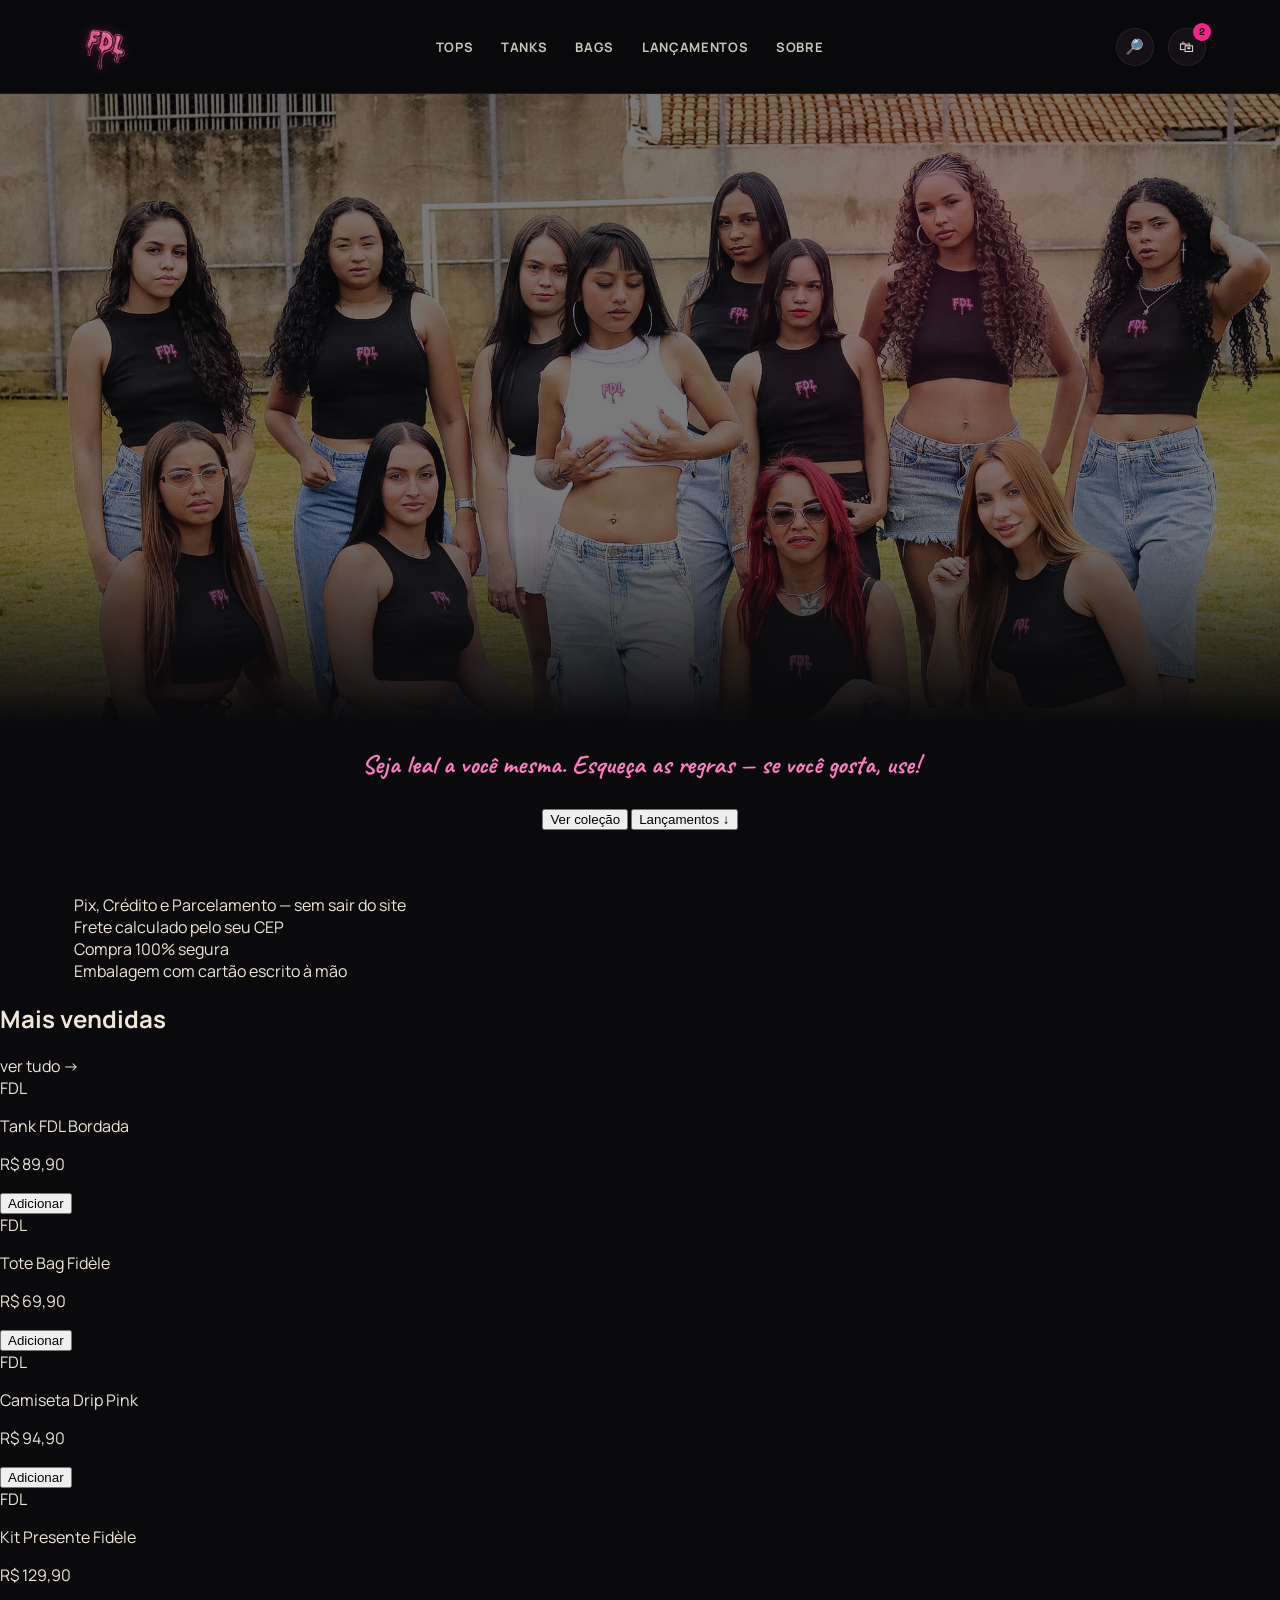
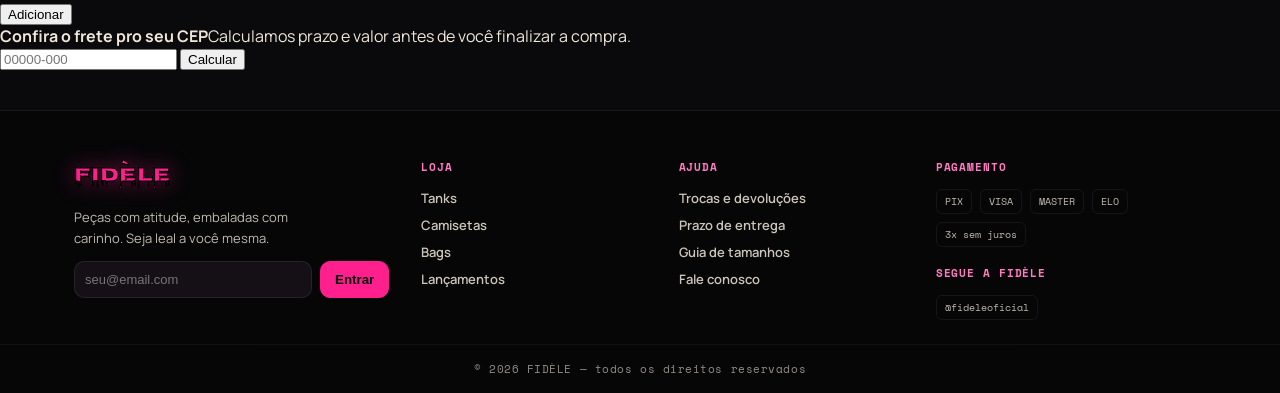
<file: Index.html>
<!DOCTYPE html>
<html lang="pt-BR">
<head>
  <meta charset="UTF-8">
  <meta name="viewport" content="width=device-width, initial-scale=1.0">
  <title>FIDÈLE — Tema Escuro</title>
  <link rel="preconnect" href="https://fonts.googleapis.com">
  <link href="https://fonts.googleapis.com/css2?family=Titan+One&family=Manrope:wght@400;500;600;700;800&family=Space+Mono:wght@400;700&family=Caveat:wght@600;700&display=swap" rel="stylesheet">
  <link rel="stylesheet" href="style.css">
</head>
<body>

  <div class="bg-field" id="bgField"></div>

 <header>
    <div class="nav-row">
      <div class="brand">
        <!-- Removemos a div da 'badge' daqui! -->
        <div class="brand-name">
          <img src="Fidele-logocabecalho.png" alt="FIDÈLE">
        </div>
      </div>
      <nav class="links">
        <a href="#">Tops</a>
        <a href="#">Tanks</a>
        <a href="#">Bags</a>
        <a href="#">Lançamentos</a>
        <a href="#">Sobre</a>
      </nav>
      <div class="nav-icons">
        <div class="icon-btn burger">☰</div>
        <div class="icon-btn">🔎</div>
        <div class="icon-btn cart" onclick="toggleCart()">🛍<span class="cart-count">2</span></div>
      </div>
    </div>
  </header>

  <main>
    <section class="hero">
      <div class="hero-inner">
        <div class="hero-cover">
          <!-- Nome da imagem da capa aqui -->
          <img src="capa.jpg" alt="Equipe Fidèle">
        </div>
        <p class="hero-sub">Seja leal a você mesma. Esqueça as regras — se você gosta, use!</p>
        <div class="cta-row">
          <button class="btn btn-primary">Ver coleção</button>
          <button class="btn btn-ghost">Lançamentos ↓</button>
        </div>
      </div>
    </section>

    <div class="trust wrap">
      <div><span class="dot"></span> Pix, Crédito e Parcelamento — sem sair do site</div>
      <div><span class="dot"></span> Frete calculado pelo seu CEP</div>
      <div><span class="dot"></span> Compra 100% segura</div>
      <div><span class="dot"></span> Embalagem com cartão escrito à mão</div>
    </div>

    <div class="section-title"><h2>Mais <span>vendidas</span></h2><a href="#">ver tudo →</a></div>

    <div class="grid">
      <div class="card">
        <div class="thumb"><span>FDL</span></div>
        <div class="info">
          <p class="name">Tank FDL Bordada</p>
          <p class="price">R$ 89,90</p>
          <div class="swatches"><div class="swatch" style="background:#0A0A0C"></div><div class="swatch" style="background:#EFE6D8"></div></div>
          <button class="add">Adicionar</button>
        </div>
      </div>
      <div class="card">
        <div class="thumb"><span>FDL</span></div>
        <div class="info">
          <p class="name">Tote Bag Fidèle</p>
          <p class="price">R$ 69,90</p>
          <div class="swatches"><div class="swatch" style="background:#EFE6D8"></div></div>
          <button class="add">Adicionar</button>
        </div>
      </div>
      <div class="card">
        <div class="thumb"><span>FDL</span></div>
        <div class="info">
          <p class="name">Camiseta Drip Pink</p>
          <p class="price">R$ 94,90</p>
          <div class="swatches"><div class="swatch" style="background:#0A0A0C"></div><div class="swatch" style="background:#FF1F8D"></div></div>
          <button class="add">Adicionar</button>
        </div>
      </div>
      <div class="card">
        <div class="thumb"><span>FDL</span></div>
        <div class="info">
          <p class="name">Kit Presente Fidèle</p>
          <p class="price">R$ 129,90</p>
          <div class="swatches"><div class="swatch" style="background:#FF1F8D"></div></div>
          <button class="add">Adicionar</button>
        </div>
      </div>
    </div>

    <div class="cep-widget">
      <div class="cep-box">
        <div class="txt"><strong>Confira o frete pro seu CEP</strong><span>Calculamos prazo e valor antes de você finalizar a compra.</span></div>
        <div>
          <div class="cep-form">
            <input id="cep-input" placeholder="00000-000" maxlength="9">
            <button onclick="calcFrete()">Calcular</button>
          </div>
          <div id="cep-result"></div>
        </div>
      </div>
    </div>
  </main>

  <footer>
    <div class="foot-grid">
      <div>
        <div class="foot-logo">FIDÈLE</div>
        <p style="font-size:13px;line-height:1.6;max-width:260px;opacity:.8;">Peças com atitude, embaladas com carinho. Seja leal a você mesma.</p>
        <div class="newsletter"><input placeholder="seu@email.com"><button>Entrar</button></div>
      </div>
      <div>
        <h4>Loja</h4>
        <ul><li><a href="#">Tanks</a></li><li><a href="#">Camisetas</a></li><li><a href="#">Bags</a></li><li><a href="#">Lançamentos</a></li></ul>
      </div>
      <div>
        <h4>Ajuda</h4>
        <ul><li><a href="#">Trocas e devoluções</a></li><li><a href="#">Prazo de entrega</a></li><li><a href="#">Guia de tamanhos</a></li><li><a href="#">Fale conosco</a></li></ul>
      </div>
      <div>
        <h4>Pagamento</h4>
        <div class="pay-icons"><span>PIX</span><span>VISA</span><span>MASTER</span><span>ELO</span><span>3x sem juros</span></div>
        <h4 style="margin-top:18px;">Segue a Fidèle</h4>
        <div class="pay-icons"><span>@fideleoficial</span></div>
      </div>
    </div>
    <div class="bottom-bar">© 2026 FIDÈLE — todos os direitos reservados</div>
  </footer>

  <script src="script.js"></script>
</body>
</html>
</file>
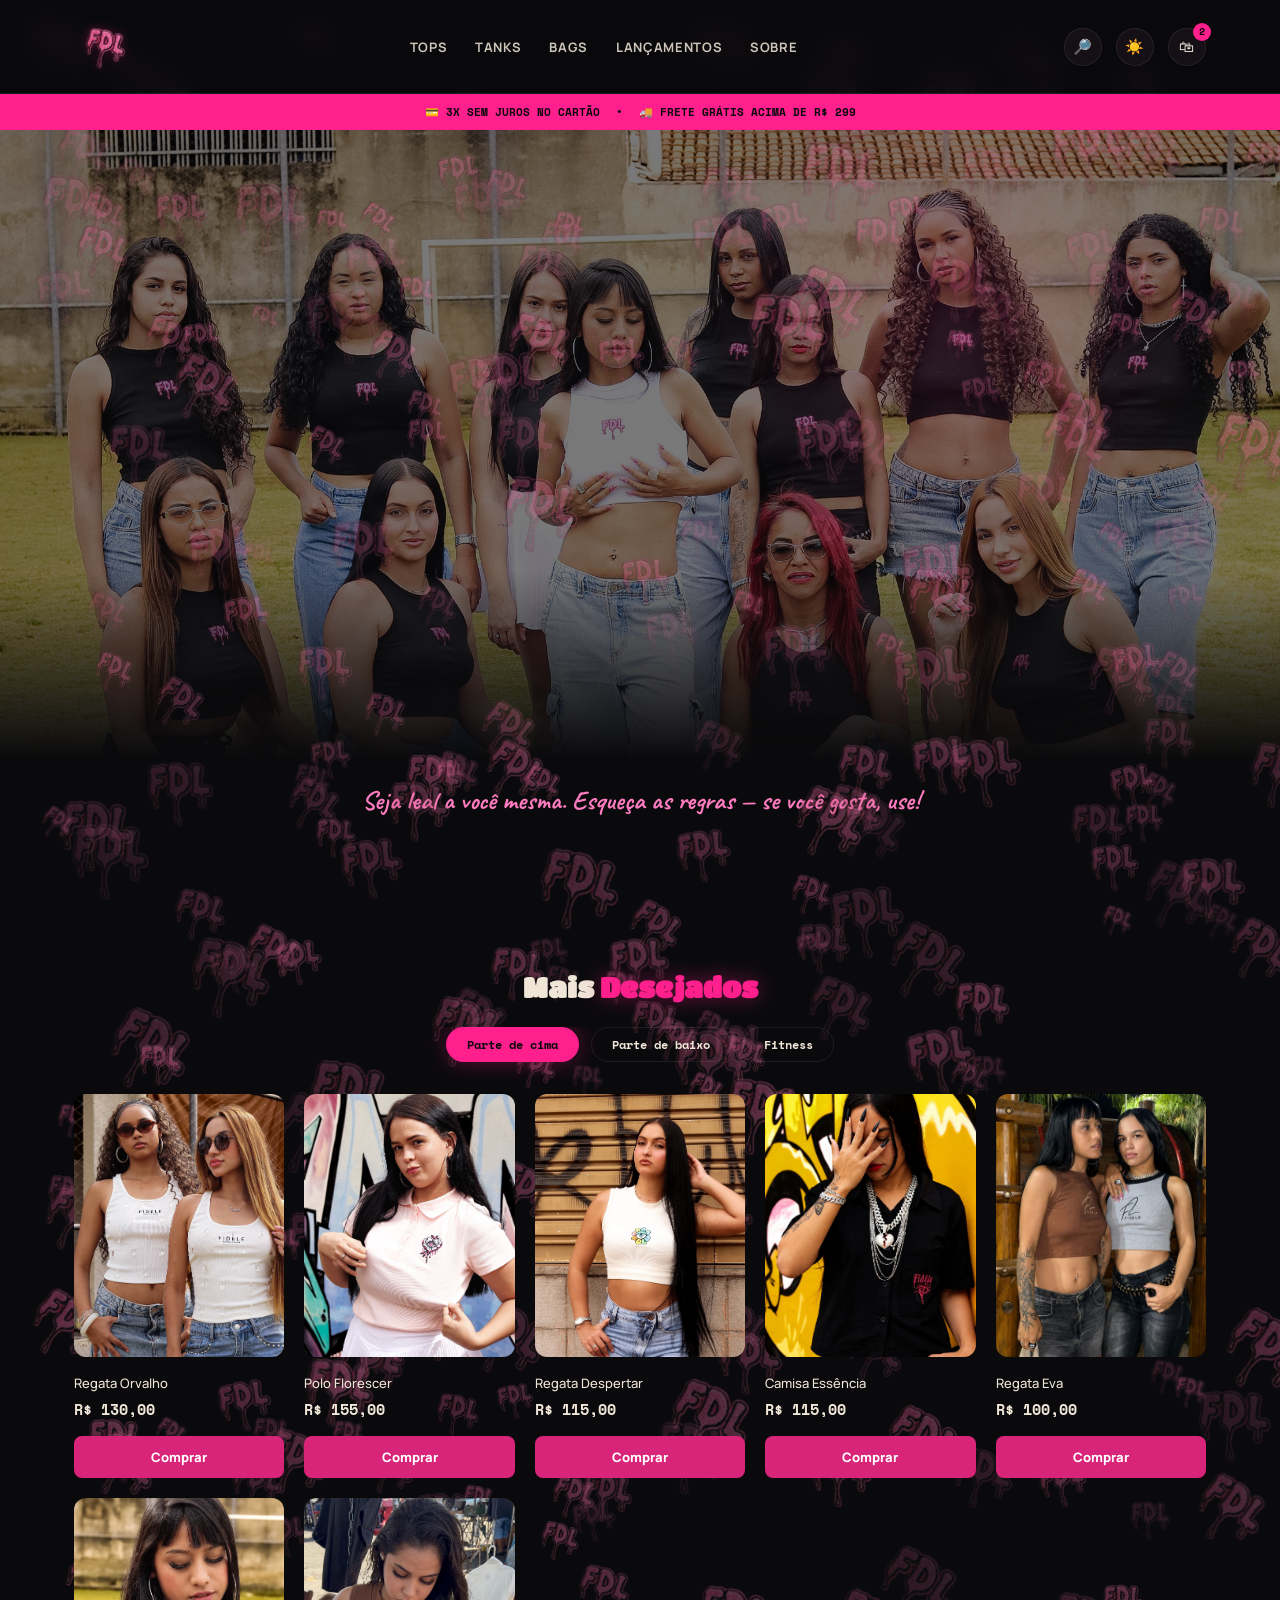
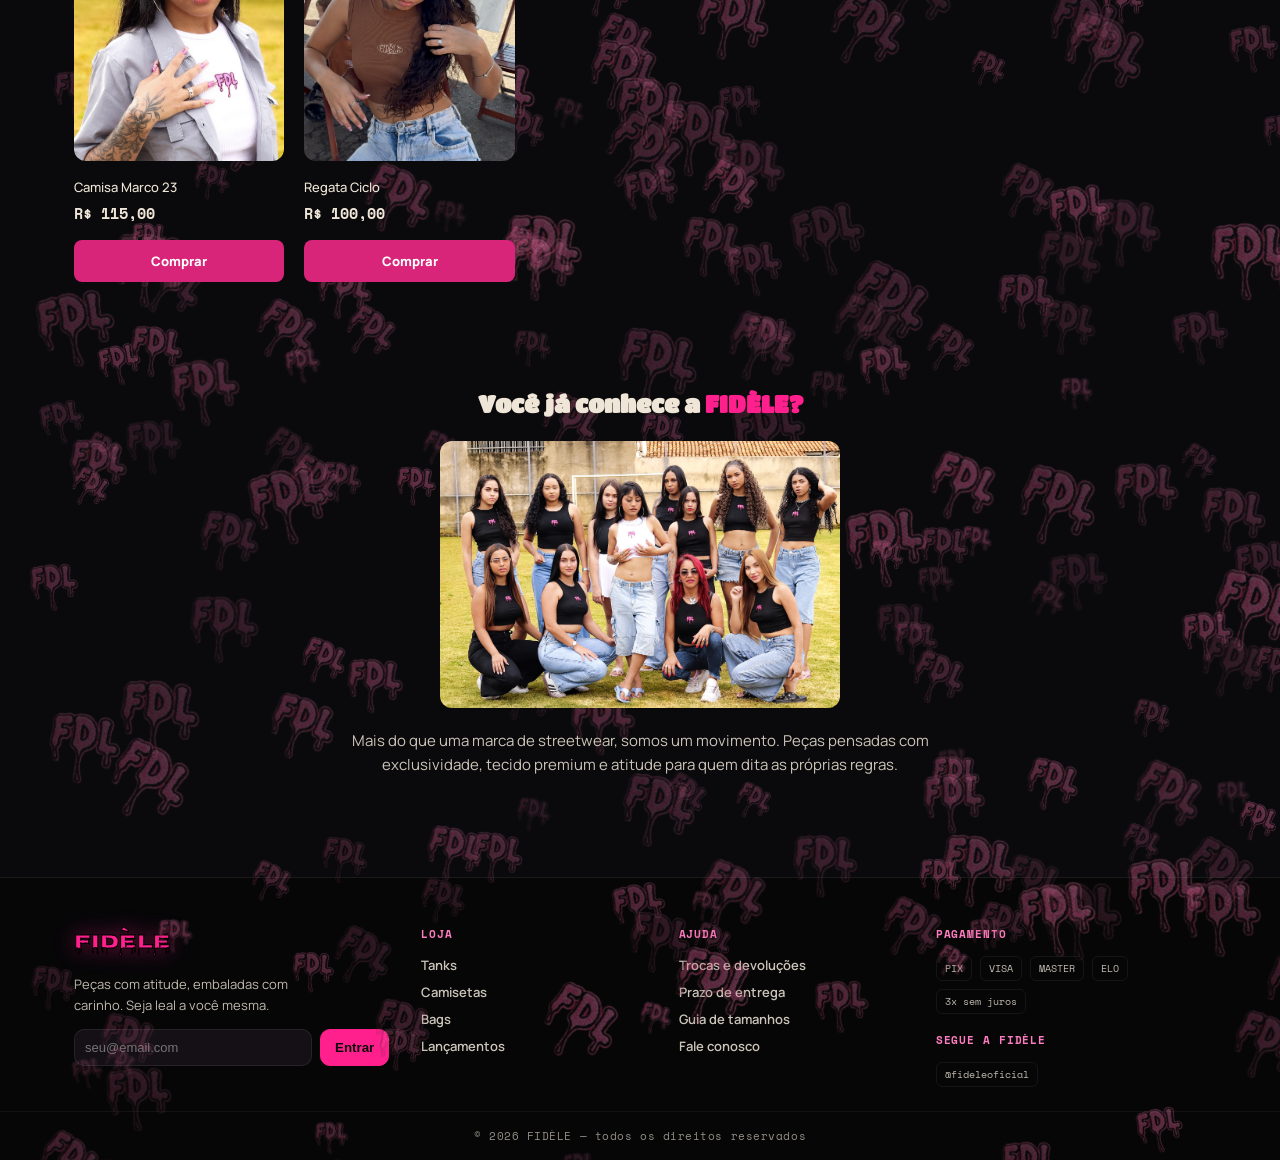
<file: index.html>
<!DOCTYPE html>
<html lang="pt-BR">
<head>
  <meta charset="UTF-8">
  <meta name="viewport" content="width=device-width, initial-scale=1.0">
  <title>FIDÈLE — Tema Escuro</title>
  <link rel="preconnect" href="https://fonts.googleapis.com">
  <link href="https://fonts.googleapis.com/css2?family=Titan+One&family=Manrope:wght@400;500;600;700;800&family=Space+Mono:wght@400;700&family=Caveat:wght@600;700&display=swap" rel="stylesheet">
  <link rel="stylesheet" href="style.css">
</head>
<body>

  <!-- CHUVA NEON FDL -->
  <div class="bg-field" id="bgField"></div>

  <!-- CABEÇALHO -->
  <header>
    <div class="nav-row">
      <div class="brand">
        <div class="brand-name">
          <img src="Fidele-logocabecalho.png" alt="FIDÈLE">
        </div>
      </div>
      <nav class="links">
        <a href="#">Tops</a>
        <a href="#">Tanks</a>
        <a href="#">Bags</a>
        <a href="#">Lançamentos</a>
        <a href="#">Sobre</a>
      </nav>
      <div class="nav-icons">
        <div class="icon-btn burger">☰</div>
        <div class="icon-btn">🔎</div>
        <div class="icon-btn theme-toggle" onclick="toggleTheme()">☀️</div>
        <div class="icon-btn cart" onclick="toggleCart()">🛍<span class="cart-count">2</span></div>
      </div>
    </div>
  </header>

  <!-- FAIXA PROMO -->
  <div class="promo-bar">
    <span>💳 3x SEM JUROS NO CARTÃO</span>
    <span>•</span>
    <span>🚚 FRETE GRÁTIS ACIMA DE R$ 299</span>
  </div>

  <main>
    <!-- BANNER DAS MENINAS NO TOPO -->
    <section class="hero">
      <div class="hero-inner">
        <div class="hero-cover">
          <img src="capa.jpg" alt="Equipe Fidèle">
        </div>
        <p class="hero-sub">Seja leal a você mesma. Esqueça as regras — se você gosta, use!</p>
      </div>
    </section>

    <!-- TÍTULO E FILTROS -->
    <div class="section-title centered">
      <h2>Mais <span>Desejados</span></h2>
    </div>
    
    <div class="category-pills">
      <button class="pill active">Parte de cima</button>
      <button class="pill">Parte de baixo</button>
      <button class="pill">Fitness</button>
    </div>

    <!-- NOVA GRADE DE PRODUTOS (5 no PC, 2 no Mobile) -->
    <div class="product-grid">
      
<!-- Produto 1 -->
      <div class="product-card">
        <div class="product-thumb">
          <a href="regata.html">
            <img src="regatabranca.jpg" alt="Regata Orvalho Branca">
          </a>
        </div>
        <div class="product-info">
          <p class="product-name">Regata Orvalho</p>
          <p class="product-price">R$ 130,00</p>
          <!-- LINK CORRIGIDO AQUI EMBAIXO: -->
          <a href="regata.html" class="buy-btn" style="text-align: center; text-decoration: none; display: block;">Comprar</a>
        </div>
      </div>

      <!-- Produto 2 -->
      <div class="product-card">
        <div class="product-thumb">
          <a href="polo.html">
            <img src="polo1.jpg" alt="Polo Florescer Rosa">
          </a>
        </div>
        <div class="product-info">
          <p class="product-name">Polo Florescer</p>
          <p class="product-price">R$ 155,00</p>
          <a href="polo.html" class="buy-btn" style="text-align: center; text-decoration: none; display: block;">Comprar</a>
        </div>
      </div>

<!-- Produto 3 -->
      <div class="product-card">
        <div class="product-thumb">
          <a href="despertar.html">
            <img src="despertar1.jpg" alt="Regata Despertar Branca">
          </a>
        </div>
        <div class="product-info">
          <p class="product-name">Regata Despertar</p>
          <p class="product-price">R$ 115,00</p>
          <a href="despertar.html" class="buy-btn" style="text-align: center; text-decoration: none; display: block;">Comprar</a>
        </div>
      </div>

      <!-- Produto 4 -->
      <div class="product-card">
        <div class="product-thumb">
          <a href="essencia.html">
            <img src="essencia1.jpg" alt="Camisa Essência">
          </a>
        </div>
        <div class="product-info">
          <p class="product-name">Camisa Essência</p>
          <p class="product-price">R$ 115,00</p>
          <a href="essencia.html" class="buy-btn" style="text-align: center; text-decoration: none; display: block;">Comprar</a>
        </div>
      </div>

      <!-- Produto 5 -->
      <div class="product-card">
        <div class="product-thumb">
          <a href="eva.html">
            <img src="eva1.jpg" alt="Regata Eva">
          </a>
        </div>
        <div class="product-info">
          <p class="product-name">Regata Eva</p>
          <p class="product-price">R$ 100,00</p>
          <a href="eva.html" class="buy-btn" style="text-align: center; text-decoration: none; display: block;">Comprar</a>
        </div>
      </div>

      <!-- Produto 6 -->
      <div class="product-card">
        <div class="product-thumb">
          <a href="marco.html">
            <img src="marco1.jpg" alt="Camisa Marco 23">
          </a>
        </div>
        <div class="product-info">
          <p class="product-name">Camisa Marco 23</p>
          <p class="product-price">R$ 115,00</p>
          <a href="marco.html" class="buy-btn" style="text-align: center; text-decoration: none; display: block;">Comprar</a>
        </div>
      </div>

  <!-- Produto 7 -->
      <div class="product-card">
        <div class="product-thumb">
          <a href="ciclo.html">
            <img src="ciclo1.jpg" alt="Regata Ciclo">
          </a>
        </div>
        <div class="product-info">
          <p class="product-name">Regata Ciclo</p>
          <p class="product-price">R$ 100,00</p>
          <a href="ciclo.html" class="buy-btn" style="text-align: center; text-decoration: none; display: block;">Comprar</a>
        </div>
      </div>

    </div> <!-- 👈 A MÁGICA AQUI: Essa div fecha o "product-grid" e impede que ele engula o Quem Somos! -->

    <!-- SEÇÃO QUEM SOMOS -->
    <section class="about-section">
      <h3>Você já conhece a <span>FIDÈLE?</span></h3>
      <div class="about-content">
        <img src="capa.jpg" alt="Equipe Fidele">
        <p>Mais do que uma marca de streetwear, somos um movimento. Peças pensadas com exclusividade, tecido premium e atitude para quem dita as próprias regras.</p>
      </div>
    </section>

  </main>

  <footer>
    <div class="foot-grid">
      <div>
        <div class="foot-logo">FIDÈLE</div>
        <p style="font-size:13px;line-height:1.6;max-width:260px;opacity:.8;">Peças com atitude, embaladas com carinho. Seja leal a você mesma.</p>
        <div class="newsletter"><input placeholder="seu@email.com"><button>Entrar</button></div>
      </div>
      <div>
        <h4>Loja</h4>
        <ul><li><a href="#">Tanks</a></li><li><a href="#">Camisetas</a></li><li><a href="#">Bags</a></li><li><a href="#">Lançamentos</a></li></ul>
      </div>
      <div>
        <h4>Ajuda</h4>
        <ul><li><a href="#">Trocas e devoluções</a></li><li><a href="#">Prazo de entrega</a></li><li><a href="#">Guia de tamanhos</a></li><li><a href="#">Fale conosco</a></li></ul>
      </div>
      <div>
        <h4>Pagamento</h4>
        <div class="pay-icons"><span>PIX</span><span>VISA</span><span>MASTER</span><span>ELO</span><span>3x sem juros</span></div>
        <h4 style="margin-top:18px;">Segue a Fidèle</h4>
        <div class="pay-icons"><span>@fideleoficial</span></div>
      </div>
    </div>
    <div class="bottom-bar">© 2026 FIDÈLE — todos os direitos reservados</div>
  </footer>

  <script src="script.js"></script>
</body>
</html>
</file>
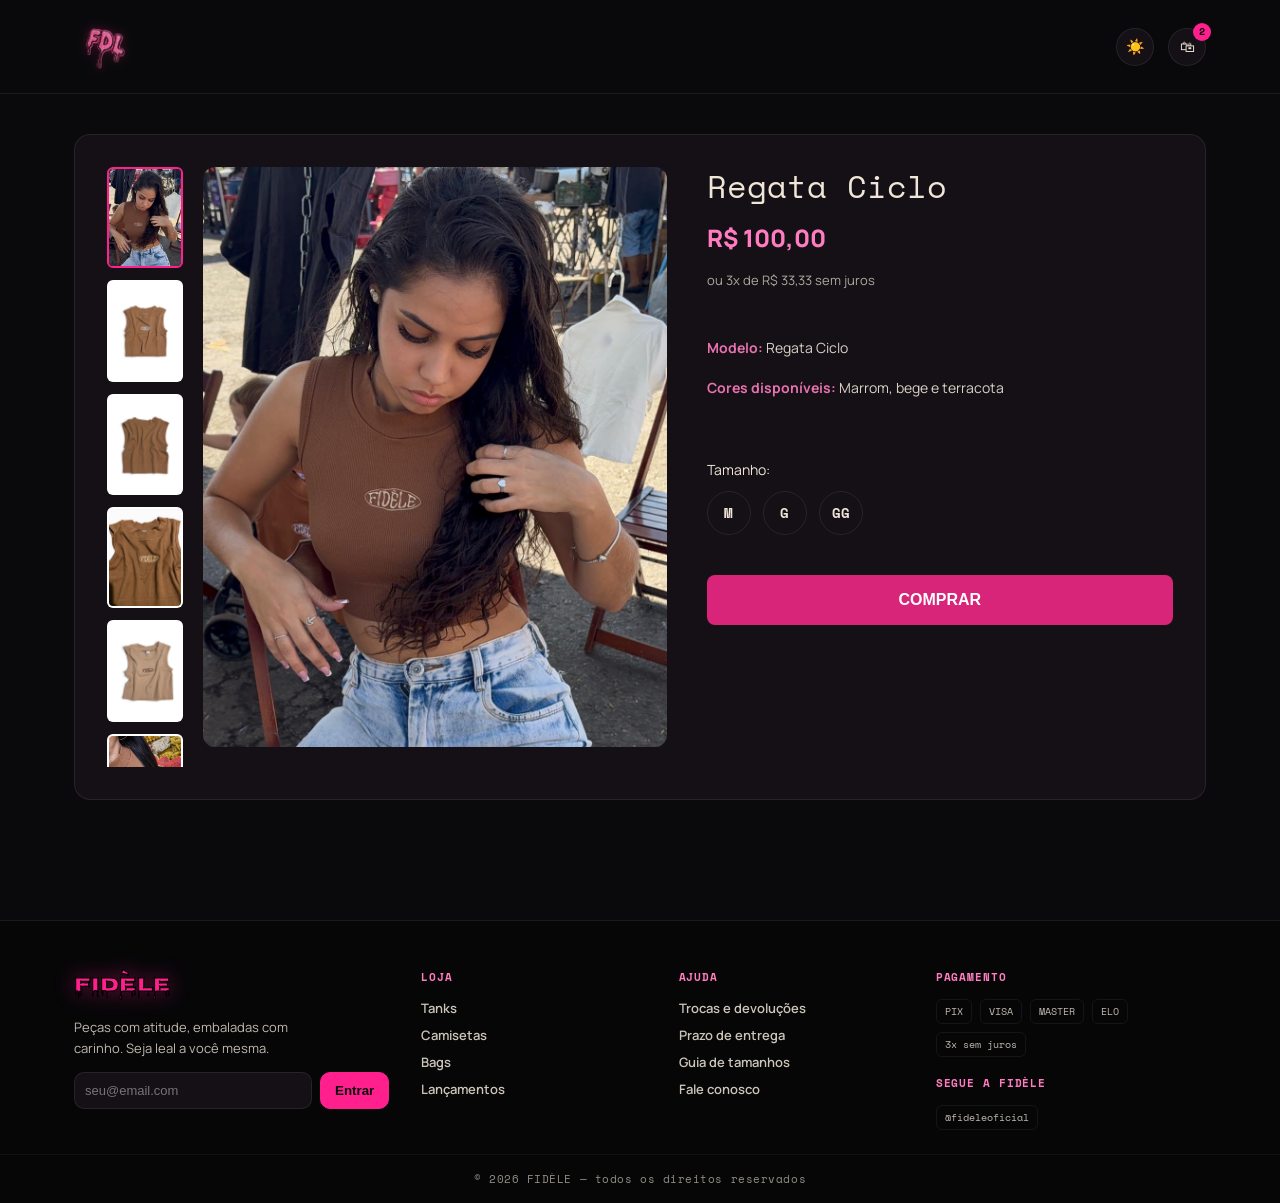
<file: ciclo.html>
<!DOCTYPE html>
<html lang="pt-BR">
<head>
  <meta charset="UTF-8">
  <meta name="viewport" content="width=device-width, initial-scale=1.0">
  <title>Regata Ciclo - FIDÈLE</title>
  <link rel="preconnect" href="https://fonts.googleapis.com">
  <link href="https://fonts.googleapis.com/css2?family=Titan+One&family=Manrope:wght@400;500;600;700;800&family=Space+Mono:wght@400;700&family=Caveat:wght@600;700&display=swap" rel="stylesheet">
  <link rel="stylesheet" href="style.css">
</head>
<body>

  <!-- CHUVA NEON FDL -->
  <div class="bg-field" id="bgField"></div>

  <!-- CABEÇALHO -->
  <header>
    <div class="nav-row">
      <div class="brand">
        <div class="brand-name">
          <a href="index.html">
            <img src="Fidele-logocabecalho.png" alt="FIDÈLE">
          </a>
        </div>
      </div>
      <div class="nav-icons">
        <div class="icon-btn burger">☰</div>
        <div class="icon-btn theme-toggle" onclick="toggleTheme()">☀️</div>
        <div class="icon-btn cart" onclick="toggleCart()">🛍<span class="cart-count">2</span></div>
      </div>
    </div>
  </header>

  <main>
    <!-- LAYOUT DA PÁGINA DO PRODUTO -->
    <section class="pdp-lus-section">
      <div class="pdp-lus-main">
        
        <!-- ESQUERDA: Galeria de Fotos -->
        <div class="pdp-gallery">
          <!-- As 8 miniaturas exclusivas deste produto -->
          <div class="pdp-thumbnails">
            <img src="ciclo1.jpg" class="thumb active" onclick="changeImage(this, 'ciclo1.jpg')">
            <img src="ciclo2.jpg" class="thumb" onclick="changeImage(this, 'ciclo2.jpg')">
            <img src="ciclo3.jpg" class="thumb" onclick="changeImage(this, 'ciclo3.jpg')">
            <img src="ciclo4.jpg" class="thumb" onclick="changeImage(this, 'ciclo4.jpg')">
            <img src="ciclo5.jpg" class="thumb" onclick="changeImage(this, 'ciclo5.jpg')">
            <img src="ciclo6.jpg" class="thumb" onclick="changeImage(this, 'ciclo6.jpg')">
            <img src="ciclo7.jpg" class="thumb" onclick="changeImage(this, 'ciclo7.jpg')">
            <img src="ciclo8.jpg" class="thumb" onclick="changeImage(this, 'ciclo8.jpg')">
          </div>
          
          <!-- Foto Principal Grande -->
          <div class="pdp-main-image">
            <img id="mainImage" src="ciclo1.jpg" alt="Regata Ciclo">
          </div>
        </div>

        <!-- DIREITA: Informações e Compra -->
        <div class="pdp-info">
          <h1 class="pdp-title">Regata Ciclo</h1>
          <p class="pdp-price">R$ 100,00</p>
          <p class="pdp-installments">ou 3x de R$ 33,33 sem juros</p>

          <div class="pdp-details">
            <p><strong>Modelo:</strong> Regata Ciclo</p>
            <p><strong>Cores disponíveis:</strong> Marrom, bege e terracota</p>
          </div>

          <div class="pdp-sizes">
            <p>Tamanho:</p>
            <div class="size-options">
              <button class="size-btn">M</button>
              <button class="size-btn">G</button>
              <button class="size-btn">GG</button>
            </div>
          </div>

          <button class="buy-btn-large">Comprar</button>
        </div>

      </div>
    </section>
  </main>

  <!-- RODAPÉ -->
  <footer>
    <div class="foot-grid">
      <div>
        <div class="foot-logo">FIDÈLE</div>
        <p style="font-size:13px;line-height:1.6;max-width:260px;opacity:.8;">Peças com atitude, embaladas com carinho. Seja leal a você mesma.</p>
        <div class="newsletter"><input placeholder="seu@email.com"><button>Entrar</button></div>
      </div>
      <div>
        <h4>Loja</h4>
        <ul><li><a href="#">Tanks</a></li><li><a href="#">Camisetas</a></li><li><a href="#">Bags</a></li><li><a href="#">Lançamentos</a></li></ul>
      </div>
      <div>
        <h4>Ajuda</h4>
        <ul><li><a href="#">Trocas e devoluções</a></li><li><a href="#">Prazo de entrega</a></li><li><a href="#">Guia de tamanhos</a></li><li><a href="#">Fale conosco</a></li></ul>
      </div>
      <div>
        <h4>Pagamento</h4>
        <div class="pay-icons"><span>PIX</span><span>VISA</span><span>MASTER</span><span>ELO</span><span>3x sem juros</span></div>
        <h4 style="margin-top:18px;">Segue a Fidèle</h4>
        <div class="pay-icons"><span>@fideleoficial</span></div>
      </div>
    </div>
    <div class="bottom-bar">© 2026 FIDÈLE — todos os direitos reservados</div>
  </footer>

  <script src="script.js"></script>
</body>
</html>
</file>
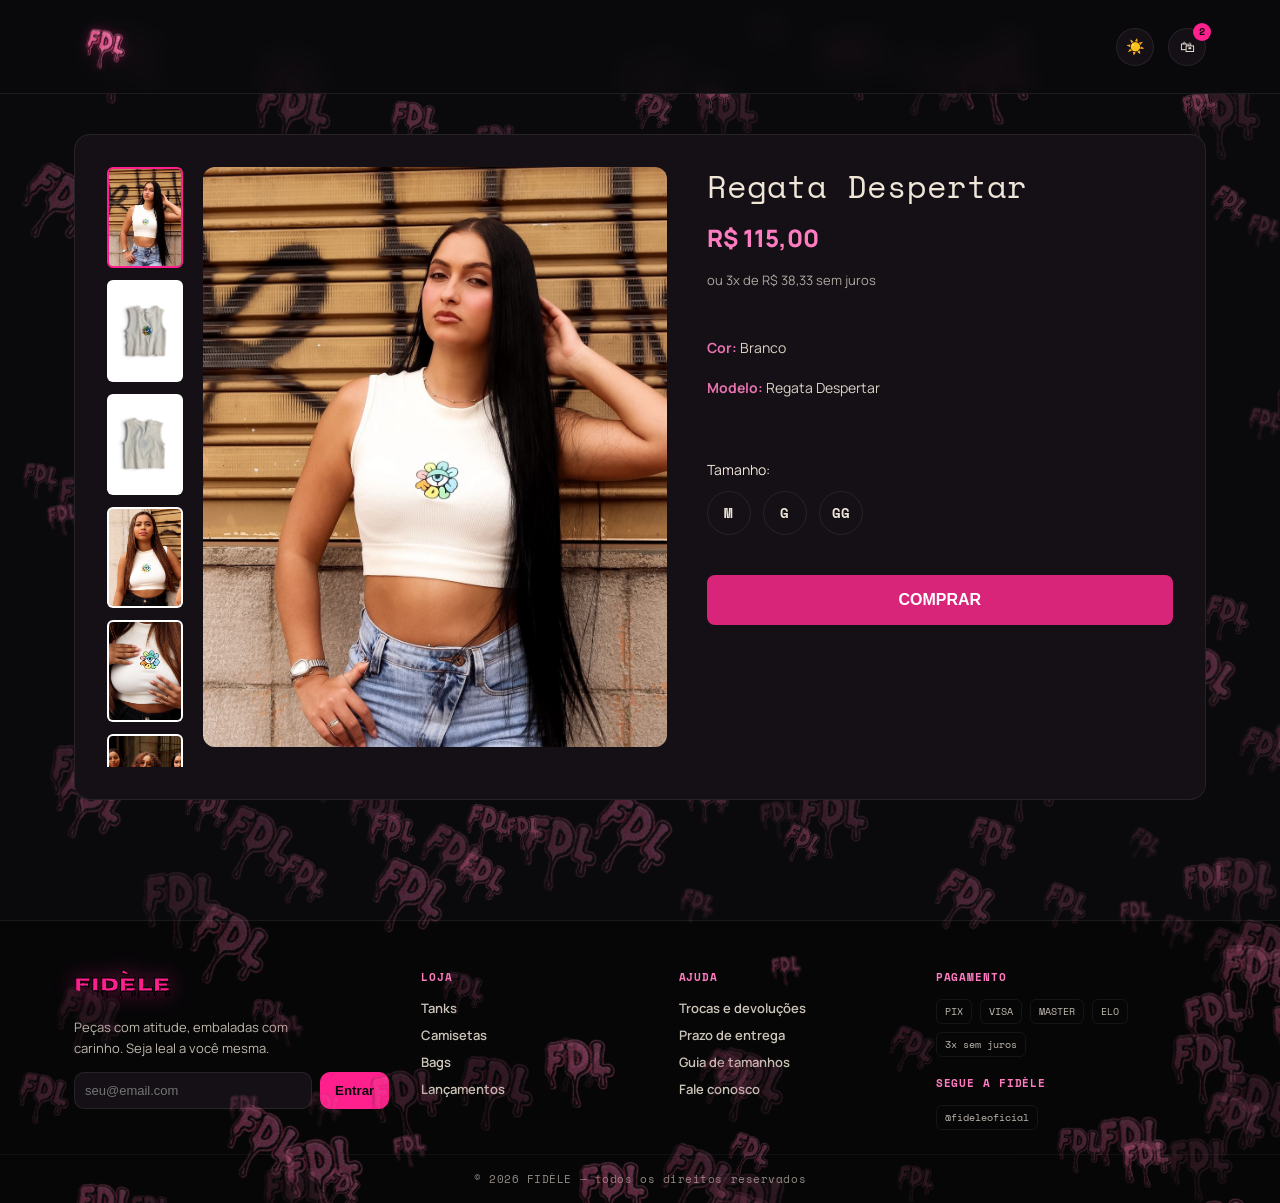
<file: despertar.html>
<!DOCTYPE html>
<html lang="pt-BR">
<head>
  <meta charset="UTF-8">
  <meta name="viewport" content="width=device-width, initial-scale=1.0">
  <title>Regata Despertar - FIDÈLE</title>
  <link rel="preconnect" href="https://fonts.googleapis.com">
  <link href="https://fonts.googleapis.com/css2?family=Titan+One&family=Manrope:wght@400;500;600;700;800&family=Space+Mono:wght@400;700&family=Caveat:wght@600;700&display=swap" rel="stylesheet">
  <link rel="stylesheet" href="style.css">
</head>
<body>

  <!-- CHUVA NEON FDL -->
  <div class="bg-field" id="bgField"></div>

  <!-- CABEÇALHO -->
  <header>
    <div class="nav-row">
      <div class="brand">
        <div class="brand-name">
          <a href="index.html">
            <img src="Fidele-logocabecalho.png" alt="FIDÈLE">
          </a>
        </div>
      </div>
      <div class="nav-icons">
        <div class="icon-btn burger">☰</div>
        <div class="icon-btn theme-toggle" onclick="toggleTheme()">☀️</div>
        <div class="icon-btn cart" onclick="toggleCart()">🛍<span class="cart-count">2</span></div>
      </div>
    </div>
  </header>

  <main>
    <!-- LAYOUT DA PÁGINA DO PRODUTO -->
    <section class="pdp-lus-section">
      <div class="pdp-lus-main">
        
        <!-- ESQUERDA: Galeria de Fotos -->
        <div class="pdp-gallery">
          <!-- As 7 miniaturas -->
          <div class="pdp-thumbnails">
            <img src="despertar1.jpg" class="thumb active" onclick="changeImage(this, 'despertar1.jpg')">
            <img src="despertar2.jpg" class="thumb" onclick="changeImage(this, 'despertar2.jpg')">
            <img src="despertar3.jpg" class="thumb" onclick="changeImage(this, 'despertar3.jpg')">
            <img src="despertar4.jpg" class="thumb" onclick="changeImage(this, 'despertar4.jpg')">
            <img src="despertar5.jpg" class="thumb" onclick="changeImage(this, 'despertar5.jpg')">
            <img src="despertar6.jpg" class="thumb" onclick="changeImage(this, 'despertar6.jpg')">
            <img src="despertar7.jpg" class="thumb" onclick="changeImage(this, 'despertar7.jpg')">
          </div>
          
          <!-- Foto Principal Grande -->
          <div class="pdp-main-image">
            <img id="mainImage" src="despertar1.jpg" alt="Regata Despertar">
          </div>
        </div>

        <!-- DIREITA: Informações e Compra -->
        <div class="pdp-info">
          <h1 class="pdp-title">Regata Despertar</h1>
          <p class="pdp-price">R$ 115,00</p>
          <p class="pdp-installments">ou 3x de R$ 38,33 sem juros</p>

          <div class="pdp-details">
            <p><strong>Cor:</strong> Branco</p>
            <p><strong>Modelo:</strong> Regata Despertar</p>
          </div>

          <div class="pdp-sizes">
            <p>Tamanho:</p>
            <div class="size-options">
              <button class="size-btn">M</button>
              <button class="size-btn">G</button>
              <button class="size-btn">GG</button>
            </div>
          </div>

          <button class="buy-btn-large">Comprar</button>
        </div>

      </div>
    </section>
  </main>

  <!-- RODAPÉ -->
  <footer>
    <div class="foot-grid">
      <div>
        <div class="foot-logo">FIDÈLE</div>
        <p style="font-size:13px;line-height:1.6;max-width:260px;opacity:.8;">Peças com atitude, embaladas com carinho. Seja leal a você mesma.</p>
        <div class="newsletter"><input placeholder="seu@email.com"><button>Entrar</button></div>
      </div>
      <div>
        <h4>Loja</h4>
        <ul><li><a href="#">Tanks</a></li><li><a href="#">Camisetas</a></li><li><a href="#">Bags</a></li><li><a href="#">Lançamentos</a></li></ul>
      </div>
      <div>
        <h4>Ajuda</h4>
        <ul><li><a href="#">Trocas e devoluções</a></li><li><a href="#">Prazo de entrega</a></li><li><a href="#">Guia de tamanhos</a></li><li><a href="#">Fale conosco</a></li></ul>
      </div>
      <div>
        <h4>Pagamento</h4>
        <div class="pay-icons"><span>PIX</span><span>VISA</span><span>MASTER</span><span>ELO</span><span>3x sem juros</span></div>
        <h4 style="margin-top:18px;">Segue a Fidèle</h4>
        <div class="pay-icons"><span>@fideleoficial</span></div>
      </div>
    </div>
    <div class="bottom-bar">© 2026 FIDÈLE — todos os direitos reservados</div>
  </footer>

  <script src="script.js"></script>
</body>
</html>
</file>
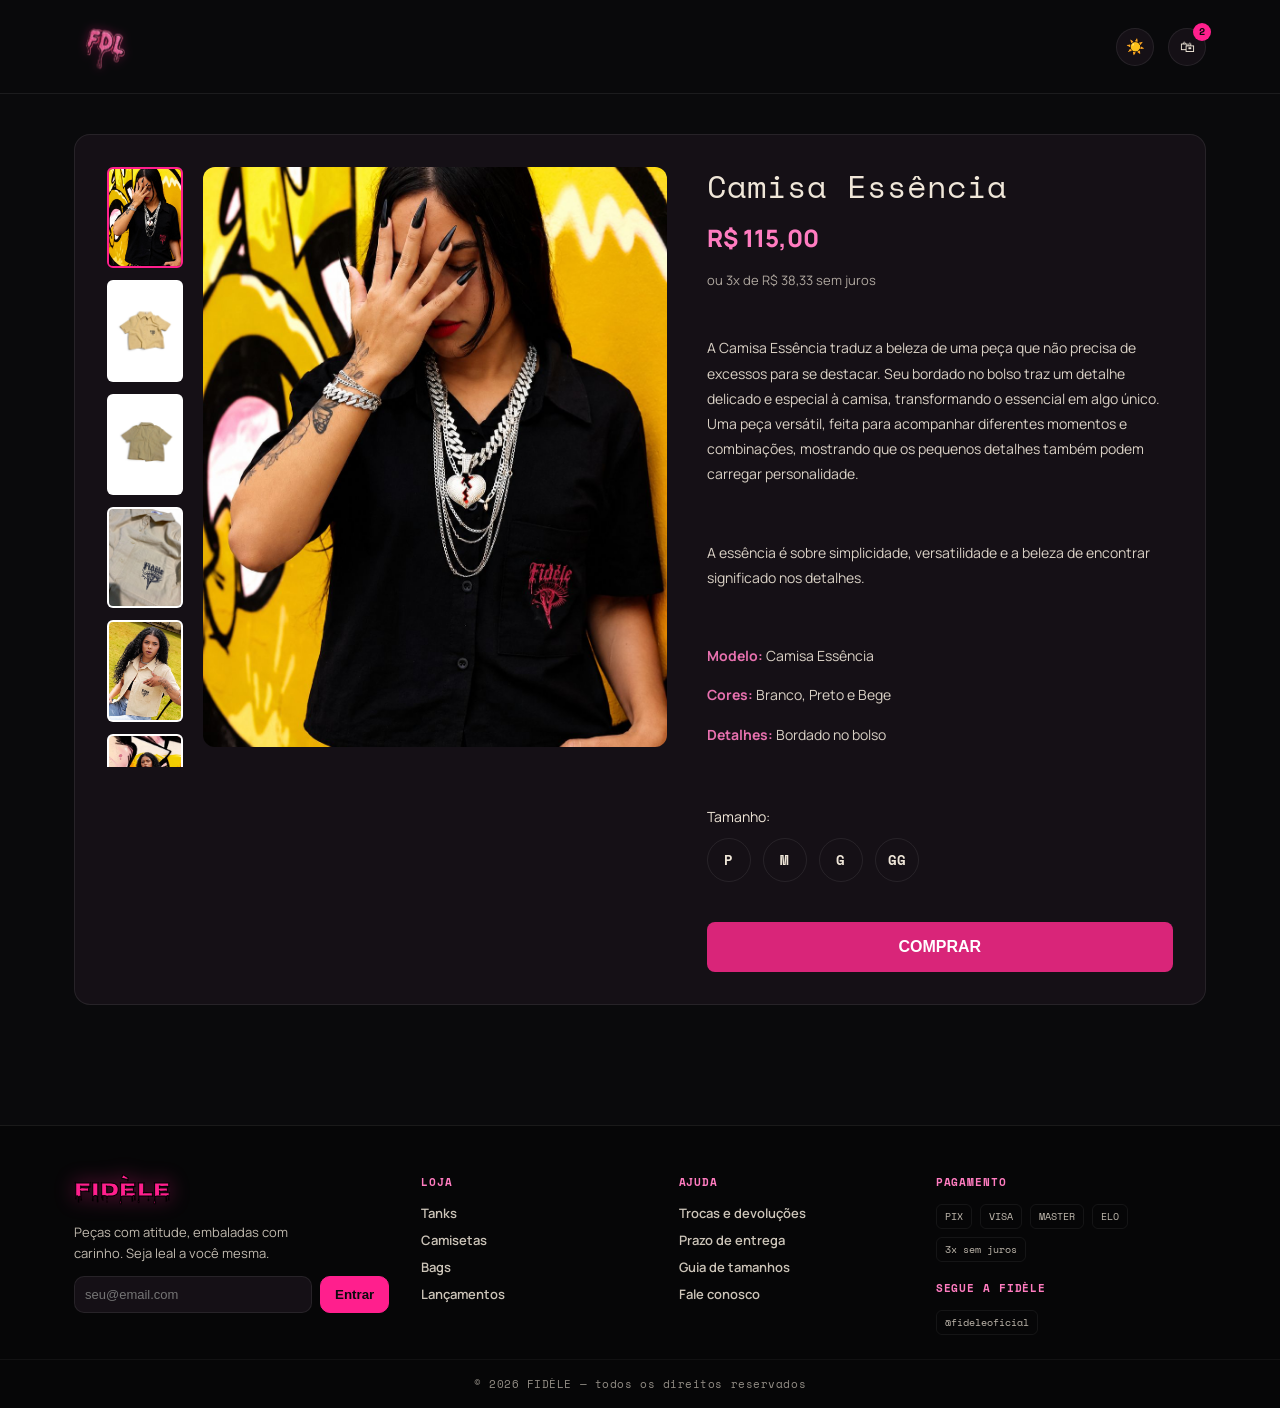
<file: essencia.html>
<!DOCTYPE html>
<html lang="pt-BR">
<head>
  <meta charset="UTF-8">
  <meta name="viewport" content="width=device-width, initial-scale=1.0">
  <title>Camisa Essência - FIDÈLE</title>
  <link rel="preconnect" href="https://fonts.googleapis.com">
  <link href="https://fonts.googleapis.com/css2?family=Titan+One&family=Manrope:wght@400;500;600;700;800&family=Space+Mono:wght@400;700&family=Caveat:wght@600;700&display=swap" rel="stylesheet">
  <link rel="stylesheet" href="style.css">
</head>
<body>

  <!-- CHUVA NEON FDL -->
  <div class="bg-field" id="bgField"></div>

  <!-- CABEÇALHO -->
  <header>
    <div class="nav-row">
      <div class="brand">
        <div class="brand-name">
          <a href="index.html">
            <img src="Fidele-logocabecalho.png" alt="FIDÈLE">
          </a>
        </div>
      </div>
      <div class="nav-icons">
        <div class="icon-btn burger">☰</div>
        <div class="icon-btn theme-toggle" onclick="toggleTheme()">☀️</div>
        <div class="icon-btn cart" onclick="toggleCart()">🛍<span class="cart-count">2</span></div>
      </div>
    </div>
  </header>

  <main>
    <!-- LAYOUT DA PÁGINA DO PRODUTO -->
    <section class="pdp-lus-section">
      <div class="pdp-lus-main">
        
        <!-- ESQUERDA: Galeria de Fotos -->
        <div class="pdp-gallery">
<!-- As 19 miniaturas exclusivas deste produto -->
          <div class="pdp-thumbnails">
            <img src="essencia1.jpg" class="thumb active" onclick="changeImage(this, 'essencia1.jpg')">
            <img src="essencia2.jpg" class="thumb" onclick="changeImage(this, 'essencia2.jpg')">
            <img src="essencia3.jpg" class="thumb" onclick="changeImage(this, 'essencia3.jpg')">
            <img src="essencia4.jpg" class="thumb" onclick="changeImage(this, 'essencia4.jpg')">
            <img src="essencia5.jpg" class="thumb" onclick="changeImage(this, 'essencia5.jpg')">
            <img src="essencia6.jpg" class="thumb" onclick="changeImage(this, 'essencia6.jpg')">
            <img src="essencia7.jpg" class="thumb" onclick="changeImage(this, 'essencia7.jpg')">
            <img src="essencia8.jpg" class="thumb" onclick="changeImage(this, 'essencia8.jpg')">
            <img src="essencia9.jpg" class="thumb" onclick="changeImage(this, 'essencia9.jpg')">
            <img src="essencia10.jpg" class="thumb" onclick="changeImage(this, 'essencia10.jpg')">
            <img src="essencia11.jpg" class="thumb" onclick="changeImage(this, 'essencia11.jpg')">
            <img src="essencia12.jpg" class="thumb" onclick="changeImage(this, 'essencia12.jpg')">
            <img src="essencia13.jpg" class="thumb" onclick="changeImage(this, 'essencia13.jpg')">
            <img src="essencia14.jpg" class="thumb" onclick="changeImage(this, 'essencia14.jpg')">
            <img src="essencia15.jpg" class="thumb" onclick="changeImage(this, 'essencia15.jpg')">
            <img src="essencia16.jpg" class="thumb" onclick="changeImage(this, 'essencia16.jpg')">
            <img src="essencia17.jpg" class="thumb" onclick="changeImage(this, 'essencia17.jpg')">
            <img src="essencia18.jpg" class="thumb" onclick="changeImage(this, 'essencia18.jpg')">
            <img src="essencia19.jpg" class="thumb" onclick="changeImage(this, 'essencia19.jpg')">
          </div>
          
          <!-- Foto Principal Grande -->
          <div class="pdp-main-image">
            <img id="mainImage" src="essencia1.jpg" alt="Camisa Essência">
          </div>
        </div>

        <!-- DIREITA: Informações e Compra -->
        <div class="pdp-info">
          <h1 class="pdp-title">Camisa Essência</h1>
          <p class="pdp-price">R$ 115,00</p>
          <p class="pdp-installments">ou 3x de R$ 38,33 sem juros</p>

          <div class="pdp-details">
            <p>A Camisa Essência traduz a beleza de uma peça que não precisa de excessos para se destacar. Seu bordado no bolso traz um detalhe delicado e especial à camisa, transformando o essencial em algo único. Uma peça versátil, feita para acompanhar diferentes momentos e combinações, mostrando que os pequenos detalhes também podem carregar personalidade.</p>
            <br>
            <p>A essência é sobre simplicidade, versatilidade e a beleza de encontrar significado nos detalhes.</p>
            <br>
            <p><strong>Modelo:</strong> Camisa Essência</p>
            <p><strong>Cores:</strong> Branco, Preto e Bege</p>
            <p><strong>Detalhes:</strong> Bordado no bolso</p>
          </div>

          <div class="pdp-sizes">
            <p>Tamanho:</p>
            <div class="size-options">
              <button class="size-btn">P</button>
              <button class="size-btn">M</button>
              <button class="size-btn">G</button>
              <button class="size-btn">GG</button>
            </div>
          </div>

          <button class="buy-btn-large">Comprar</button>
        </div>

      </div>
    </section>
  </main>

  <!-- RODAPÉ -->
  <footer>
    <div class="foot-grid">
      <div>
        <div class="foot-logo">FIDÈLE</div>
        <p style="font-size:13px;line-height:1.6;max-width:260px;opacity:.8;">Peças com atitude, embaladas com carinho. Seja leal a você mesma.</p>
        <div class="newsletter"><input placeholder="seu@email.com"><button>Entrar</button></div>
      </div>
      <div>
        <h4>Loja</h4>
        <ul><li><a href="#">Tanks</a></li><li><a href="#">Camisetas</a></li><li><a href="#">Bags</a></li><li><a href="#">Lançamentos</a></li></ul>
      </div>
      <div>
        <h4>Ajuda</h4>
        <ul><li><a href="#">Trocas e devoluções</a></li><li><a href="#">Prazo de entrega</a></li><li><a href="#">Guia de tamanhos</a></li><li><a href="#">Fale conosco</a></li></ul>
      </div>
      <div>
        <h4>Pagamento</h4>
        <div class="pay-icons"><span>PIX</span><span>VISA</span><span>MASTER</span><span>ELO</span><span>3x sem juros</span></div>
        <h4 style="margin-top:18px;">Segue a Fidèle</h4>
        <div class="pay-icons"><span>@fideleoficial</span></div>
      </div>
    </div>
    <div class="bottom-bar">© 2026 FIDÈLE — todos os direitos reservados</div>
  </footer>

  <script src="script.js"></script>
</body>
</html>
</file>
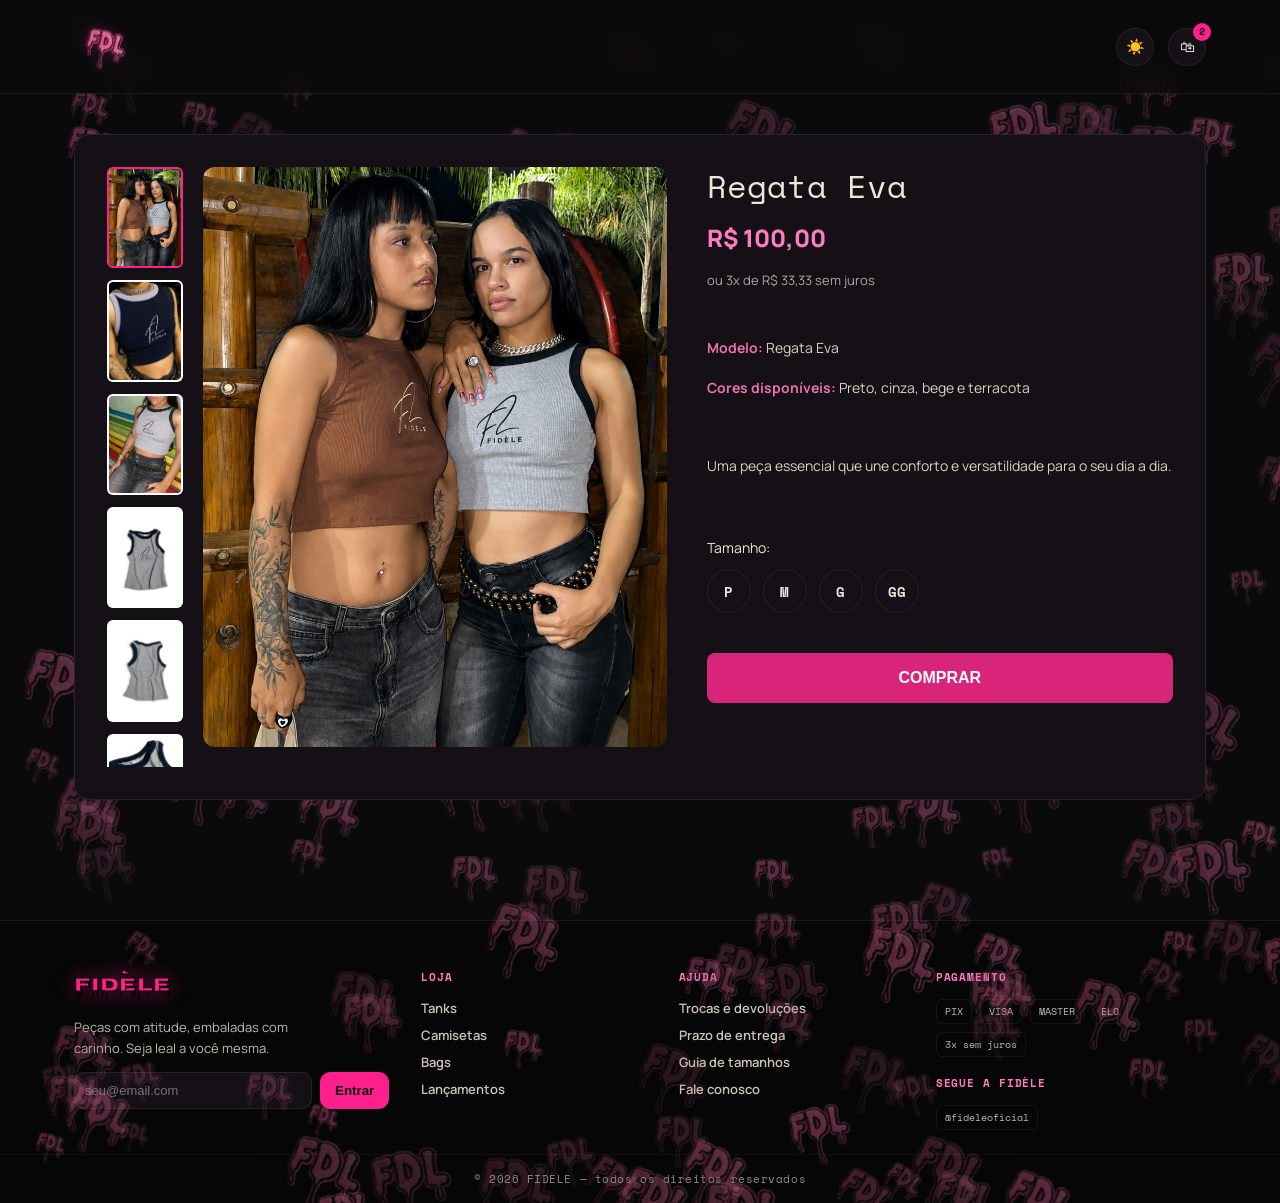
<file: eva.html>
<!DOCTYPE html>
<html lang="pt-BR">
<head>
  <meta charset="UTF-8">
  <meta name="viewport" content="width=device-width, initial-scale=1.0">
  <title>Regata Eva - FIDÈLE</title>
  <link rel="preconnect" href="https://fonts.googleapis.com">
  <link href="https://fonts.googleapis.com/css2?family=Titan+One&family=Manrope:wght@400;500;600;700;800&family=Space+Mono:wght@400;700&family=Caveat:wght@600;700&display=swap" rel="stylesheet">
  <link rel="stylesheet" href="style.css">
</head>
<body>

  <!-- CHUVA NEON FDL -->
  <div class="bg-field" id="bgField"></div>

  <!-- CABEÇALHO -->
  <header>
    <div class="nav-row">
      <div class="brand">
        <div class="brand-name">
          <a href="index.html">
            <img src="Fidele-logocabecalho.png" alt="FIDÈLE">
          </a>
        </div>
      </div>
      <div class="nav-icons">
        <div class="icon-btn burger">☰</div>
        <div class="icon-btn theme-toggle" onclick="toggleTheme()">☀️</div>
        <div class="icon-btn cart" onclick="toggleCart()">🛍<span class="cart-count">2</span></div>
      </div>
    </div>
  </header>

  <main>
    <!-- LAYOUT DA PÁGINA DO PRODUTO -->
    <section class="pdp-lus-section">
      <div class="pdp-lus-main">
        
        <!-- ESQUERDA: Galeria de Fotos -->
        <div class="pdp-gallery">
          <!-- As 14 miniaturas exclusivas deste produto -->
          <div class="pdp-thumbnails">
            <img src="eva1.jpg" class="thumb active" onclick="changeImage(this, 'eva1.jpg')">
            <img src="eva2.jpg" class="thumb" onclick="changeImage(this, 'eva2.jpg')">
            <img src="eva3.jpg" class="thumb" onclick="changeImage(this, 'eva3.jpg')">
            <img src="eva4.jpg" class="thumb" onclick="changeImage(this, 'eva4.jpg')">
            <img src="eva5.jpg" class="thumb" onclick="changeImage(this, 'eva5.jpg')">
            <img src="eva6.jpg" class="thumb" onclick="changeImage(this, 'eva6.jpg')">
            <img src="eva7.jpg" class="thumb" onclick="changeImage(this, 'eva7.jpg')">
            <img src="eva8.jpg" class="thumb" onclick="changeImage(this, 'eva8.jpg')">
            <img src="eva9.jpg" class="thumb" onclick="changeImage(this, 'eva9.jpg')">
            <img src="eva10.jpg" class="thumb" onclick="changeImage(this, 'eva10.jpg')">
            <img src="eva11.jpg" class="thumb" onclick="changeImage(this, 'eva11.jpg')">
            <img src="eva12.jpg" class="thumb" onclick="changeImage(this, 'eva12.jpg')">
            <img src="eva13.jpg" class="thumb" onclick="changeImage(this, 'eva13.jpg')">
            <img src="eva14.jpg" class="thumb" onclick="changeImage(this, 'eva14.jpg')">
          </div>
          
          <!-- Foto Principal Grande -->
          <div class="pdp-main-image">
            <img id="mainImage" src="eva1.jpg" alt="Regata Eva">
          </div>
        </div>

        <!-- DIREITA: Informações e Compra -->
        <div class="pdp-info">
          <h1 class="pdp-title">Regata Eva</h1>
          <p class="pdp-price">R$ 100,00</p>
          <p class="pdp-installments">ou 3x de R$ 33,33 sem juros</p>

          <div class="pdp-details">
            <p><strong>Modelo:</strong> Regata Eva</p>
            <p><strong>Cores disponíveis:</strong> Preto, cinza, bege e terracota</p>
            <br>
            <p>Uma peça essencial que une conforto e versatilidade para o seu dia a dia.</p>
          </div>

          <div class="pdp-sizes">
            <p>Tamanho:</p>
            <div class="size-options">
              <button class="size-btn">P</button>
              <button class="size-btn">M</button>
              <button class="size-btn">G</button>
              <button class="size-btn">GG</button>
            </div>
          </div>

          <button class="buy-btn-large">Comprar</button>
        </div>

      </div>
    </section>
  </main>

  <!-- RODAPÉ -->
  <footer>
    <div class="foot-grid">
      <div>
        <div class="foot-logo">FIDÈLE</div>
        <p style="font-size:13px;line-height:1.6;max-width:260px;opacity:.8;">Peças com atitude, embaladas com carinho. Seja leal a você mesma.</p>
        <div class="newsletter"><input placeholder="seu@email.com"><button>Entrar</button></div>
      </div>
      <div>
        <h4>Loja</h4>
        <ul><li><a href="#">Tanks</a></li><li><a href="#">Camisetas</a></li><li><a href="#">Bags</a></li><li><a href="#">Lançamentos</a></li></ul>
      </div>
      <div>
        <h4>Ajuda</h4>
        <ul><li><a href="#">Trocas e devoluções</a></li><li><a href="#">Prazo de entrega</a></li><li><a href="#">Guia de tamanhos</a></li><li><a href="#">Fale conosco</a></li></ul>
      </div>
      <div>
        <h4>Pagamento</h4>
        <div class="pay-icons"><span>PIX</span><span>VISA</span><span>MASTER</span><span>ELO</span><span>3x sem juros</span></div>
        <h4 style="margin-top:18px;">Segue a Fidèle</h4>
        <div class="pay-icons"><span>@fideleoficial</span></div>
      </div>
    </div>
    <div class="bottom-bar">© 2026 FIDÈLE — todos os direitos reservados</div>
  </footer>

  <script src="script.js"></script>
</body>
</html>
</file>
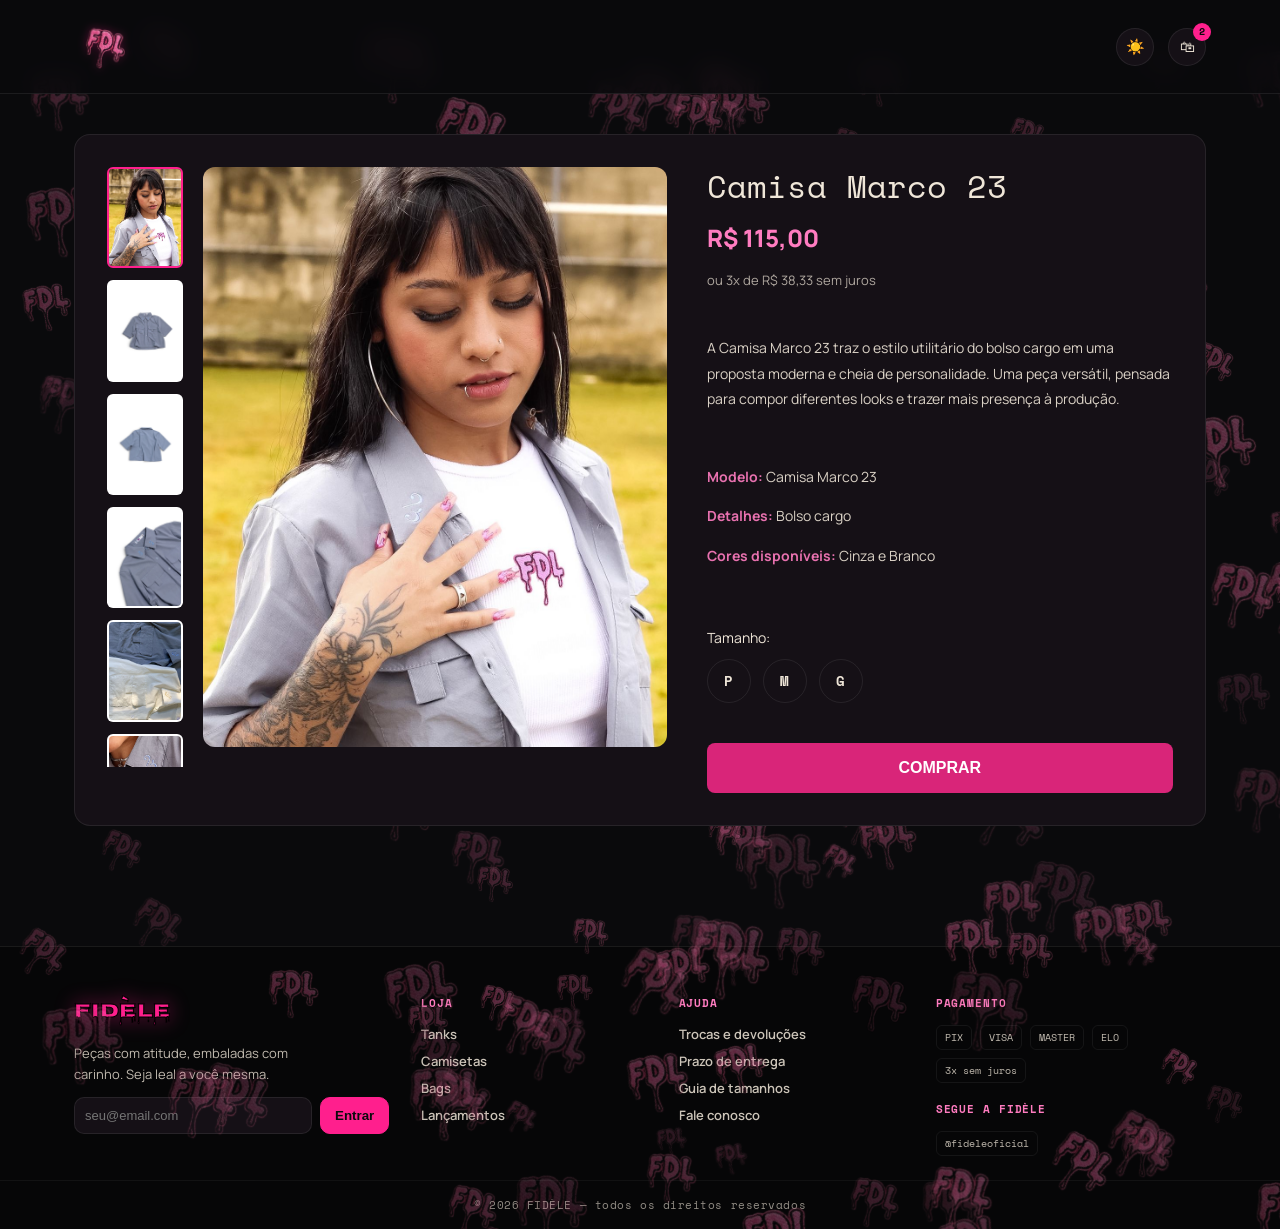
<file: marco.html>
<!DOCTYPE html>
<html lang="pt-BR">
<head>
  <meta charset="UTF-8">
  <meta name="viewport" content="width=device-width, initial-scale=1.0">
  <title>Camisa Marco 23 - FIDÈLE</title>
  <link rel="preconnect" href="https://fonts.googleapis.com">
  <link href="https://fonts.googleapis.com/css2?family=Titan+One&family=Manrope:wght@400;500;600;700;800&family=Space+Mono:wght@400;700&family=Caveat:wght@600;700&display=swap" rel="stylesheet">
  <link rel="stylesheet" href="style.css">
</head>
<body>

  <!-- CHUVA NEON FDL -->
  <div class="bg-field" id="bgField"></div>

  <!-- CABEÇALHO -->
  <header>
    <div class="nav-row">
      <div class="brand">
        <div class="brand-name">
          <a href="index.html">
            <img src="Fidele-logocabecalho.png" alt="FIDÈLE">
          </a>
        </div>
      </div>
      <div class="nav-icons">
        <div class="icon-btn burger">☰</div>
        <div class="icon-btn theme-toggle" onclick="toggleTheme()">☀️</div>
        <div class="icon-btn cart" onclick="toggleCart()">🛍<span class="cart-count">2</span></div>
      </div>
    </div>
  </header>

  <main>
    <!-- LAYOUT DA PÁGINA DO PRODUTO -->
    <section class="pdp-lus-section">
      <div class="pdp-lus-main">
        
        <!-- ESQUERDA: Galeria de Fotos -->
        <div class="pdp-gallery">
<!-- As 14 miniaturas exclusivas deste produto -->
          <div class="pdp-thumbnails">
            <img src="marco1.jpg" class="thumb active" onclick="changeImage(this, 'marco1.jpg')">
            <img src="marco2.jpg" class="thumb" onclick="changeImage(this, 'marco2.jpg')">
            <img src="marco3.jpg" class="thumb" onclick="changeImage(this, 'marco3.jpg')">
            <img src="marco4.jpg" class="thumb" onclick="changeImage(this, 'marco4.jpg')">
            <img src="marco5.jpg" class="thumb" onclick="changeImage(this, 'marco5.jpg')">
            <img src="marco6.jpg" class="thumb" onclick="changeImage(this, 'marco6.jpg')">
            <img src="marco7.jpg" class="thumb" onclick="changeImage(this, 'marco7.jpg')">
            <img src="marco8.jpg" class="thumb" onclick="changeImage(this, 'marco8.jpg')">
            <img src="marco9.jpg" class="thumb" onclick="changeImage(this, 'marco9.jpg')">
            <img src="marco10.jpg" class="thumb" onclick="changeImage(this, 'marco10.jpg')">
            <img src="marco11.jpg" class="thumb" onclick="changeImage(this, 'marco11.jpg')">
            <img src="marco12.jpg" class="thumb" onclick="changeImage(this, 'marco12.jpg')">
            <img src="marco13.jpg" class="thumb" onclick="changeImage(this, 'marco13.jpg')">
            <img src="marco14.jpg" class="thumb" onclick="changeImage(this, 'marco14.jpg')">
          </div>
          
          <!-- Foto Principal Grande -->
          <div class="pdp-main-image">
            <img id="mainImage" src="marco1.jpg" alt="Camisa Marco 23">
          </div>
        </div>

        <!-- DIREITA: Informações e Compra -->
        <div class="pdp-info">
          <h1 class="pdp-title">Camisa Marco 23</h1>
          <p class="pdp-price">R$ 115,00</p>
          <p class="pdp-installments">ou 3x de R$ 38,33 sem juros</p>

          <div class="pdp-details">
            <p>A Camisa Marco 23 traz o estilo utilitário do bolso cargo em uma proposta moderna e cheia de personalidade. Uma peça versátil, pensada para compor diferentes looks e trazer mais presença à produção.</p>
            <br>
            <p><strong>Modelo:</strong> Camisa Marco 23</p>
            <p><strong>Detalhes:</strong> Bolso cargo</p>
            <p><strong>Cores disponíveis:</strong> Cinza e Branco</p>
          </div>

          <div class="pdp-sizes">
            <p>Tamanho:</p>
            <div class="size-options">
              <button class="size-btn">P</button>
              <button class="size-btn">M</button>
              <button class="size-btn">G</button>
            </div>
          </div>

          <button class="buy-btn-large">Comprar</button>
        </div>

      </div>
    </section>
  </main>

  <!-- RODAPÉ -->
  <footer>
    <div class="foot-grid">
      <div>
        <div class="foot-logo">FIDÈLE</div>
        <p style="font-size:13px;line-height:1.6;max-width:260px;opacity:.8;">Peças com atitude, embaladas com carinho. Seja leal a você mesma.</p>
        <div class="newsletter"><input placeholder="seu@email.com"><button>Entrar</button></div>
      </div>
      <div>
        <h4>Loja</h4>
        <ul><li><a href="#">Tanks</a></li><li><a href="#">Camisetas</a></li><li><a href="#">Bags</a></li><li><a href="#">Lançamentos</a></li></ul>
      </div>
      <div>
        <h4>Ajuda</h4>
        <ul><li><a href="#">Trocas e devoluções</a></li><li><a href="#">Prazo de entrega</a></li><li><a href="#">Guia de tamanhos</a></li><li><a href="#">Fale conosco</a></li></ul>
      </div>
      <div>
        <h4>Pagamento</h4>
        <div class="pay-icons"><span>PIX</span><span>VISA</span><span>MASTER</span><span>ELO</span><span>3x sem juros</span></div>
        <h4 style="margin-top:18px;">Segue a Fidèle</h4>
        <div class="pay-icons"><span>@fideleoficial</span></div>
      </div>
    </div>
    <div class="bottom-bar">© 2026 FIDÈLE — todos os direitos reservados</div>
  </footer>

  <script src="script.js"></script>
</body>
</html>
</file>
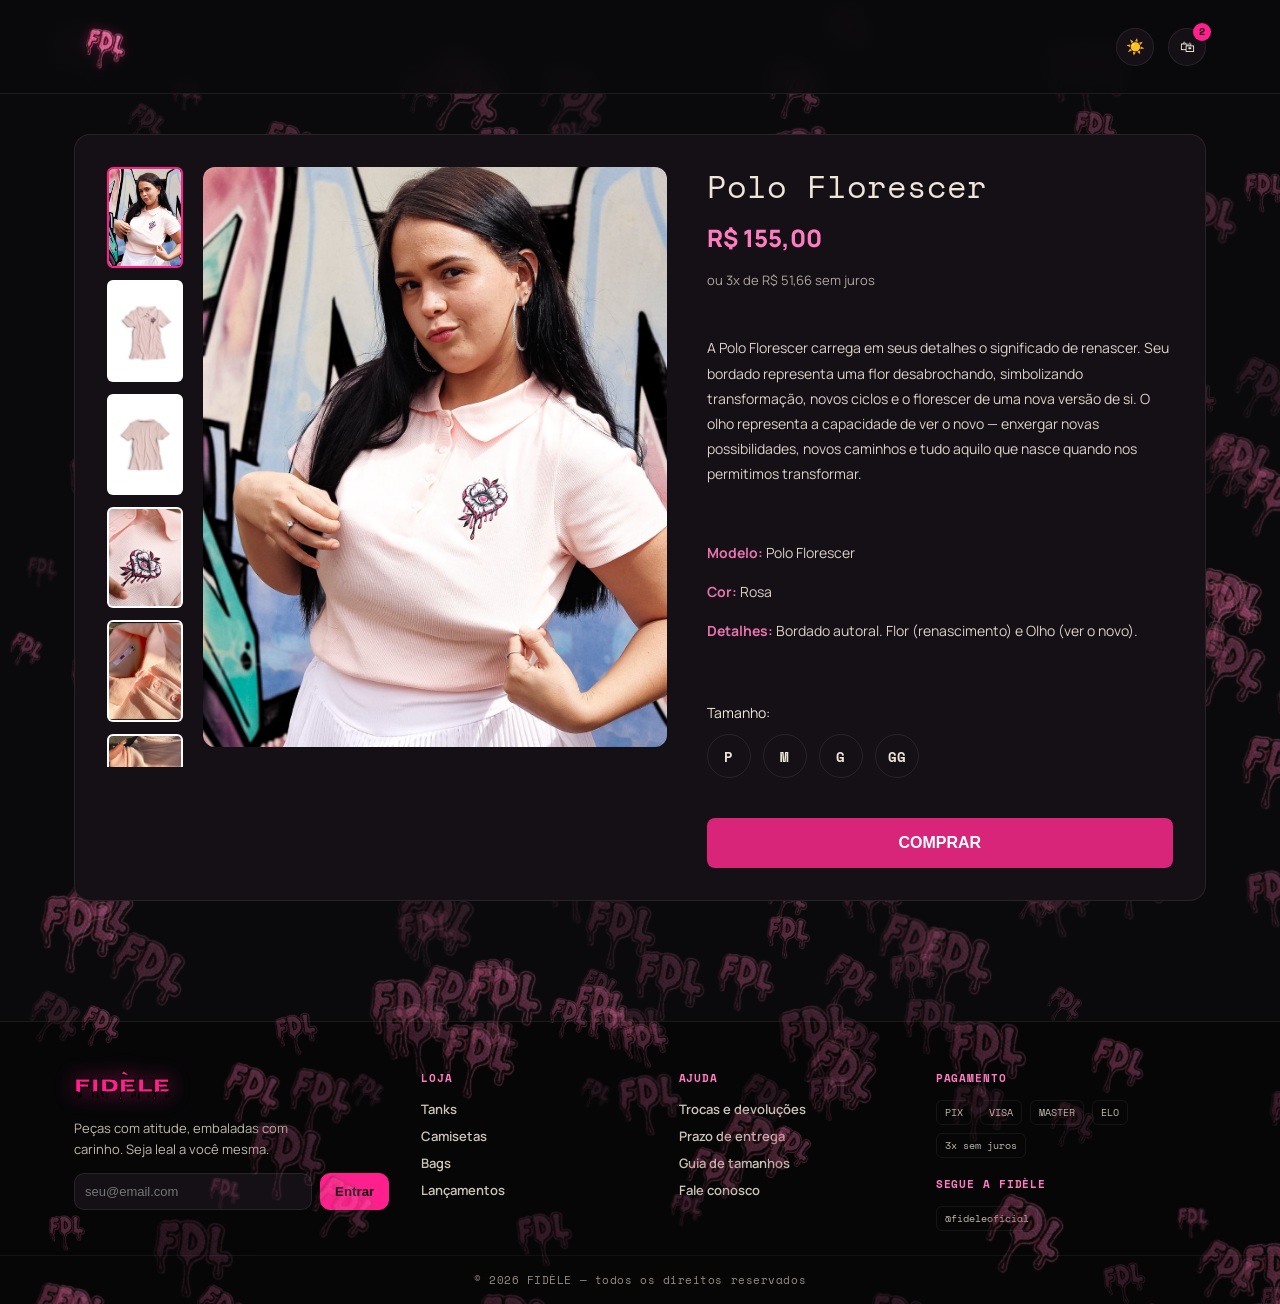
<file: polo.html>
<!DOCTYPE html>
<html lang="pt-BR">
<head>
  <meta charset="UTF-8">
  <meta name="viewport" content="width=device-width, initial-scale=1.0">
  <title>Polo Florescer - FIDÈLE</title>
  <link rel="preconnect" href="https://fonts.googleapis.com">
  <link href="https://fonts.googleapis.com/css2?family=Titan+One&family=Manrope:wght@400;500;600;700;800&family=Space+Mono:wght@400;700&family=Caveat:wght@600;700&display=swap" rel="stylesheet">
  <link rel="stylesheet" href="style.css">
</head>
<body>

  <!-- CHUVA NEON FDL -->
  <div class="bg-field" id="bgField"></div>

  <!-- CABEÇALHO -->
  <header>
    <div class="nav-row">
      <div class="brand">
        <div class="brand-name">
          <a href="index.html">
            <img src="Fidele-logocabecalho.png" alt="FIDÈLE">
          </a>
        </div>
      </div>
      <div class="nav-icons">
        <div class="icon-btn burger">☰</div>
        <div class="icon-btn theme-toggle" onclick="toggleTheme()">☀️</div>
        <div class="icon-btn cart" onclick="toggleCart()">🛍<span class="cart-count">2</span></div>
      </div>
    </div>
  </header>

  <main>
    <!-- LAYOUT DA PÁGINA DO PRODUTO -->
    <section class="pdp-lus-section">
      <div class="pdp-lus-main">
        
        <!-- ESQUERDA: Galeria de Fotos -->
        <div class="pdp-gallery">
          <!-- As 8 miniaturas -->
          <div class="pdp-thumbnails">
            <img src="polo1.jpg" class="thumb active" onclick="changeImage(this, 'polo1.jpg')">
            <img src="polo2.jpg" class="thumb" onclick="changeImage(this, 'polo2.jpg')">
            <img src="polo3.jpg" class="thumb" onclick="changeImage(this, 'polo3.jpg')">
            <img src="polo4.jpg" class="thumb" onclick="changeImage(this, 'polo4.jpg')">
            <img src="polo5.jpg" class="thumb" onclick="changeImage(this, 'polo5.jpg')">
            <img src="polo6.jpg" class="thumb" onclick="changeImage(this, 'polo6.jpg')">
            <img src="polo7.jpg" class="thumb" onclick="changeImage(this, 'polo7.jpg')">
            <img src="polo8.jpg" class="thumb" onclick="changeImage(this, 'polo8.jpg')">
          </div>
          
          <!-- Foto Principal Grande -->
          <div class="pdp-main-image">
            <img id="mainImage" src="polo1.jpg" alt="Polo Florescer">
          </div>
        </div>

        <!-- DIREITA: Informações e Compra -->
        <div class="pdp-info">
          <h1 class="pdp-title">Polo Florescer</h1>
          <p class="pdp-price">R$ 155,00</p>
          <p class="pdp-installments">ou 3x de R$ 51,66 sem juros</p>

          <div class="pdp-details">
            <p>A Polo Florescer carrega em seus detalhes o significado de renascer. Seu bordado representa uma flor desabrochando, simbolizando transformação, novos ciclos e o florescer de uma nova versão de si. O olho representa a capacidade de ver o novo — enxergar novas possibilidades, novos caminhos e tudo aquilo que nasce quando nos permitimos transformar.</p>
            <br>
            <p><strong>Modelo:</strong> Polo Florescer</p>
            <p><strong>Cor:</strong> Rosa</p>
            <p><strong>Detalhes:</strong> Bordado autoral. Flor (renascimento) e Olho (ver o novo).</p>
          </div>

          <div class="pdp-sizes">
            <p>Tamanho:</p>
            <div class="size-options">
              <button class="size-btn">P</button>
              <button class="size-btn">M</button>
              <button class="size-btn">G</button>
              <button class="size-btn">GG</button>
            </div>
          </div>

          <button class="buy-btn-large">Comprar</button>
        </div>

      </div>
    </section>
  </main>

  <!-- RODAPÉ -->
  <footer>
    <div class="foot-grid">
      <div>
        <div class="foot-logo">FIDÈLE</div>
        <p style="font-size:13px;line-height:1.6;max-width:260px;opacity:.8;">Peças com atitude, embaladas com carinho. Seja leal a você mesma.</p>
        <div class="newsletter"><input placeholder="seu@email.com"><button>Entrar</button></div>
      </div>
      <div>
        <h4>Loja</h4>
        <ul><li><a href="#">Tanks</a></li><li><a href="#">Camisetas</a></li><li><a href="#">Bags</a></li><li><a href="#">Lançamentos</a></li></ul>
      </div>
      <div>
        <h4>Ajuda</h4>
        <ul><li><a href="#">Trocas e devoluções</a></li><li><a href="#">Prazo de entrega</a></li><li><a href="#">Guia de tamanhos</a></li><li><a href="#">Fale conosco</a></li></ul>
      </div>
      <div>
        <h4>Pagamento</h4>
        <div class="pay-icons"><span>PIX</span><span>VISA</span><span>MASTER</span><span>ELO</span><span>3x sem juros</span></div>
        <h4 style="margin-top:18px;">Segue a Fidèle</h4>
        <div class="pay-icons"><span>@fideleoficial</span></div>
      </div>
    </div>
    <div class="bottom-bar">© 2026 FIDÈLE — todos os direitos reservados</div>
  </footer>

  <script src="script.js"></script>
</body>
</html>
</file>
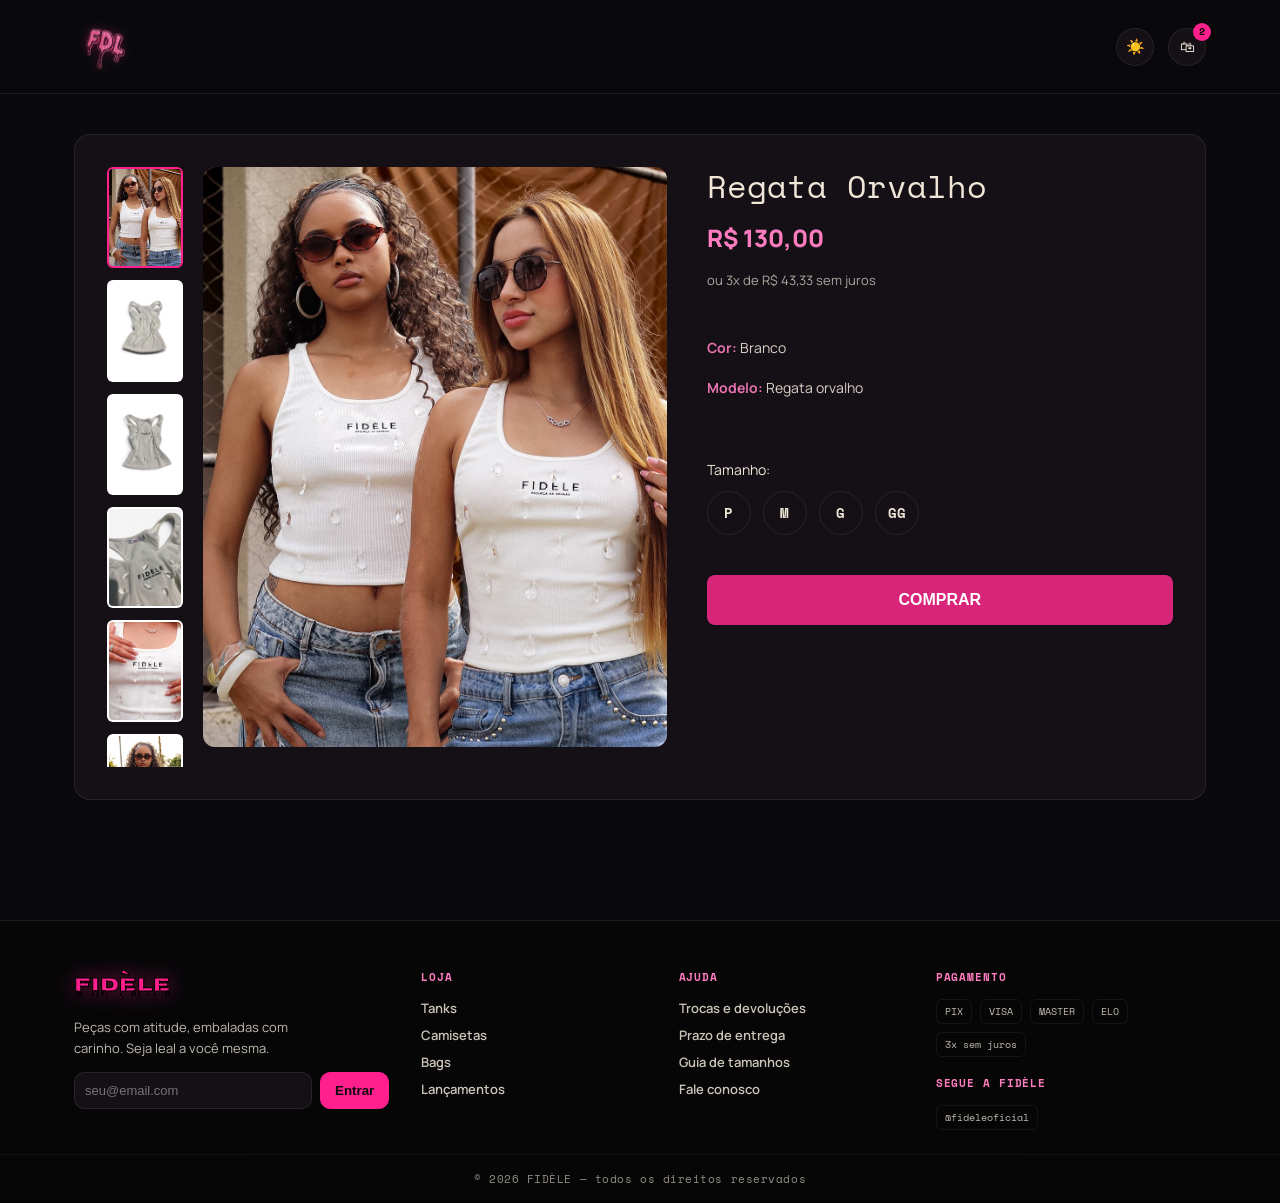
<file: Regata.html>
<!DOCTYPE html>
<html lang="pt-BR">
<head>
  <meta charset="UTF-8">
  <meta name="viewport" content="width=device-width, initial-scale=1.0">
  <title>Regata Orvalho - FIDÈLE</title>
  <link rel="preconnect" href="https://fonts.googleapis.com">
  <link href="https://fonts.googleapis.com/css2?family=Titan+One&family=Manrope:wght@400;500;600;700;800&family=Space+Mono:wght@400;700&family=Caveat:wght@600;700&display=swap" rel="stylesheet">
  <link rel="stylesheet" href="style.css">
</head>
<body>

  <!-- CHUVA NEON FDL -->
  <div class="bg-field" id="bgField"></div>

  <!-- CABEÇALHO -->
  <header>
    <div class="nav-row">
      <div class="brand">
        <div class="brand-name">
          <a href="index.html">
            <img src="Fidele-logocabecalho.png" alt="FIDÈLE">
          </a>
        </div>
      </div>
      <div class="nav-icons">
        <div class="icon-btn burger">☰</div>
        <div class="icon-btn theme-toggle" onclick="toggleTheme()">☀️</div>
        <div class="icon-btn cart" onclick="toggleCart()">🛍<span class="cart-count">2</span></div>
      </div>
    </div>
  </header>

  <main>
    <!-- LAYOUT DA PÁGINA DO PRODUTO -->
    <section class="pdp-lus-section">
      <div class="pdp-lus-main">
        
        <!-- ESQUERDA: Galeria de Fotos -->
        <div class="pdp-gallery">
          <!-- As 8 miniaturas (1 principal + 7 novas) -->
          <div class="pdp-thumbnails">
            <img src="regatabranca.jpg" class="thumb active" onclick="changeImage(this, 'regatabranca.jpg')">
            <img src="regata1.jpg" class="thumb" onclick="changeImage(this, 'regata1.jpg')">
            <img src="regata2.jpg" class="thumb" onclick="changeImage(this, 'regata2.jpg')">
            <img src="regata3.jpg" class="thumb" onclick="changeImage(this, 'regata3.jpg')">
            <img src="regata4.jpg" class="thumb" onclick="changeImage(this, 'regata4.jpg')">
            <img src="regata5.jpg" class="thumb" onclick="changeImage(this, 'regata5.jpg')">
            <img src="regata6.jpg" class="thumb" onclick="changeImage(this, 'regata6.jpg')">
            <img src="regata7.jpg" class="thumb" onclick="changeImage(this, 'regata7.jpg')">
          </div>
          
          <!-- Foto Principal Grande -->
          <div class="pdp-main-image">
            <img id="mainImage" src="regatabranca.jpg" alt="Regata Orvalho">
          </div>
        </div>

        <!-- DIREITA: Informações e Compra -->
        <div class="pdp-info">
          <h1 class="pdp-title">Regata Orvalho</h1>
          <p class="pdp-price">R$ 130,00</p>
          <p class="pdp-installments">ou 3x de R$ 43,33 sem juros</p>

          <div class="pdp-details">
            <p><strong>Cor:</strong> Branco</p>
            <p><strong>Modelo:</strong> Regata orvalho</p>
          </div>

          <div class="pdp-sizes">
            <p>Tamanho:</p>
            <div class="size-options">
              <button class="size-btn">P</button>
              <button class="size-btn">M</button>
              <button class="size-btn">G</button>
              <button class="size-btn">GG</button>
            </div>
          </div>

          <button class="buy-btn-large">Comprar</button>
        </div>

      </div>
    </section>
  </main>

  <!-- RODAPÉ ADICIONADO PARA MANTER O PADRÃO DA LOJA -->
  <footer>
    <div class="foot-grid">
      <div>
        <div class="foot-logo">FIDÈLE</div>
        <p style="font-size:13px;line-height:1.6;max-width:260px;opacity:.8;">Peças com atitude, embaladas com carinho. Seja leal a você mesma.</p>
        <div class="newsletter"><input placeholder="seu@email.com"><button>Entrar</button></div>
      </div>
      <div>
        <h4>Loja</h4>
        <ul><li><a href="#">Tanks</a></li><li><a href="#">Camisetas</a></li><li><a href="#">Bags</a></li><li><a href="#">Lançamentos</a></li></ul>
      </div>
      <div>
        <h4>Ajuda</h4>
        <ul><li><a href="#">Trocas e devoluções</a></li><li><a href="#">Prazo de entrega</a></li><li><a href="#">Guia de tamanhos</a></li><li><a href="#">Fale conosco</a></li></ul>
      </div>
      <div>
        <h4>Pagamento</h4>
        <div class="pay-icons"><span>PIX</span><span>VISA</span><span>MASTER</span><span>ELO</span><span>3x sem juros</span></div>
        <h4 style="margin-top:18px;">Segue a Fidèle</h4>
        <div class="pay-icons"><span>@fideleoficial</span></div>
      </div>
    </div>
    <div class="bottom-bar">© 2026 FIDÈLE — todos os direitos reservados</div>
  </footer>

  <script src="script.js"></script>
</body>
</html>
</file>
<file: style.css>
@import url('https://fonts.googleapis.com/css2?family=Nosifer&display=swap');

:root{
  --bg:#0A0A0C;
  --bg-elev:#151016;
  --bg-elev-2:#1B1420;
  --pink:#FF1F8D;
  --pink-soft:#FF7CC0;
  --maroon:#59082F;
  --cream:#EFE6D8;
  --line:rgba(255,255,255,0.08);
  --glow: 0 0 22px rgba(255,31,141,.35);
}

*{box-sizing:border-box;}
html,body{margin:0;background:var(--bg);width:100%;max-width:100vw;overflow-x:hidden;}
body{
  color:var(--cream);
  font-family:'Manrope',sans-serif;
  -webkit-font-smoothing:antialiased;
  position:relative;
}

a{color:inherit;text-decoration:none;}
.wrap{max-width:1180px;margin:0 auto;padding:0 24px;}

/* ---------- BACKGROUND FDL FIELD ---------- */
.bg-field {
  position: absolute; top: 0; left: 0; right: 0; bottom: 0; 
  overflow: hidden; 
  pointer-events: none; 
  z-index: 2;
  transition: transform .4s ease-out;
}

.bg-field img {
  position: absolute; will-change: transform;
  animation-name: floatFDL; animation-iteration-count: infinite;
  animation-timing-function: ease-in-out;
}
.bg-field span{
  position:absolute; font-family:'Nosifer', sans-serif; font-weight: 400; 
  color:var(--pink); -webkit-text-stroke:1px rgba(0,0,0,.55);
  white-space:nowrap; animation-name:floatFDL; animation-iteration-count:infinite;
  animation-timing-function:ease-in-out; will-change:transform;
}

@keyframes floatFDL{
  0%,100%{ transform:translateY(0) rotate(var(--rot)); }
  50%{ transform:translateY(-22px) rotate(var(--rot)); }
}

/* Tiramos o main da mesma camada do rodapé para liberar as profundidades! */
header, footer { position: relative; z-index: 1; }
main { position: relative; }

/* ---------- HEADER ---------- */
header{
  position:sticky;top:0;z-index:50;
  background:rgba(10,10,12,.85); backdrop-filter:blur(10px);
  border-bottom:1px solid var(--line);
}
.nav-row{
  display:flex;align-items:center;justify-content:space-between;
  padding:14px 24px;max-width:1180px;margin:0 auto;
}
.brand{display:flex;align-items:center;gap:12px;}
.brand-name img {
  height: 60px;
  filter: drop-shadow(0 0 4px rgba(255,31,141,.3)); 
  object-fit: contain;
}

nav.links{display:flex;gap:28px;font-weight:700;font-size:13px;text-transform:uppercase;letter-spacing:.05em;}
nav.links a{opacity:.85;}
nav.links a:hover{opacity:1;color:var(--pink-soft);}
.nav-icons{display:flex;gap:14px;align-items:center;}
.icon-btn{
  width:38px;height:38px;border-radius:50%; border:1px solid var(--line);
  display:flex;align-items:center;justify-content:center;
  cursor:pointer;background:var(--bg-elev);font-size:15px;color:var(--cream);
}
.icon-btn.cart{position:relative;}
.cart-count{
  position:absolute;top:-6px;right:-6px; background:var(--pink);color:#0A0A0C;
  font-family:'Space Mono',monospace;font-size:10px;font-weight:700;
  width:18px;height:18px;border-radius:50%; display:flex;align-items:center;justify-content:center;
}
.burger{display:none;}
@media (max-width:820px){ nav.links{display:none;} .burger{display:flex;} }

/* ---------- FAIXA PROMO ---------- */
.promo-bar {
  background: var(--pink);
  color: #0A0A0C;
  font-family: 'Space Mono', monospace;
  font-size: 11px;
  font-weight: 800;
  text-transform: uppercase;
  padding: 10px 16px;
  display: flex;
  justify-content: center;
  gap: 16px;
  white-space: nowrap;
  overflow-x: auto;
  -webkit-overflow-scrolling: touch;
  z-index: 40;
  position: relative;
}
.promo-bar::-webkit-scrollbar { display: none; }

/* ---------- HERO (NOVA CAPA) ---------- */
.hero {
  padding: 0 0 64px; 
  position: relative; 
  z-index: 1;
}

.hero::before {
  content: ""; position: absolute; top: -10%; right: 5%; width: 520px; height: 520px;
  background: radial-gradient(circle, rgba(255,31,141,.16), transparent 70%); z-index: -1;
}

.hero-inner {
  width: 100%; 
  margin: 0 auto;
  display: flex;
  flex-direction: column;
  align-items: center;
  text-align: center;
}

.hero-cover {
  width: 100%;
  margin-bottom: 24px;
  border: none;
  box-shadow: none;
}

.hero-cover img {
  width: 100%;
  height: auto;
  min-height: 55vh; 
  max-height: 70vh; 
  display: block;
  object-fit: cover; 
  object-position: center top; 
  opacity: 0.45; 
  -webkit-mask-image: linear-gradient(to bottom, black 70%, transparent 100%);
  mask-image: linear-gradient(to bottom, black 70%, transparent 100%);
}

.hero-sub {
  font-family: 'Caveat', cursive;
  font-size: 26px;
  font-weight: 700;
  color: var(--pink-soft);
  margin: 0 24px 26px; 
  max-width: 90%;
}

/* ---------- TÍTULO CENTRALIZADO E FILTROS ---------- */
.section-title.centered {
  display: flex;
  justify-content: center;
  text-align: center;
  padding: 64px 24px 24px;
  max-width: 1180px;
  margin: 0 auto;
  position: relative;
  z-index: 10;
}
.section-title.centered h2 { font-family: 'Titan One', cursive; font-size: 28px; margin: 0; color: var(--cream); }
.section-title.centered h2 span { color: var(--pink); filter: drop-shadow(0 0 10px rgba(255,31,141,.4)); }

.category-pills {
  display: flex;
  justify-content: center;
  gap: 12px;
  padding: 0 24px 32px;
  max-width: 1180px;
  margin: 0 auto;
  position: relative;
  z-index: 10;
  overflow-x: auto;
  -webkit-overflow-scrolling: touch;
}
.category-pills::-webkit-scrollbar { display: none; }

.pill {
  background: transparent;
  border: 1px solid var(--line);
  color: var(--cream);
  padding: 8px 20px;
  border-radius: 99px;
  font-family: 'Space Mono', monospace;
  font-size: 12px;
  font-weight: 700;
  cursor: pointer;
  white-space: nowrap;
  transition: 0.2s;
}
.pill.active {
  background: var(--pink);
  color: #0A0A0C;
  border-color: var(--pink);
  box-shadow: var(--glow);
}

/* ---------- GRID DE PRODUTOS (5 no PC, 2 no Mobile) ---------- */
.product-grid {
  display: grid;
  grid-template-columns: repeat(5, 1fr); /* 5 colunas cravadas no Desktop */
  gap: 20px;
  padding: 0 24px 64px;
  max-width: 1180px;
  margin: 0 auto;
  position: relative;
  z-index: 10;
}

.product-card {
  display: flex;
  flex-direction: column;
}

.product-thumb img {
  width: 100%;
  aspect-ratio: 4/5;
  object-fit: cover;
  border-radius: 12px; 
  background: #FFF; 
}

.product-info {
  display: flex;
  flex-direction: column;
  margin-top: 12px;
  flex: 1;
}

.product-name {
  font-size: 13px;
  font-weight: 500;
  color: var(--cream);
  margin: 0 0 6px;
  line-height: 1.4;
}

.product-price {
  font-family: 'Space Mono', monospace;
  color: var(--cream);
  font-weight: 800;
  font-size: 15px;
  margin: 0 0 16px;
}

/* Botão da Vitrine */
.buy-btn {
  margin-top: auto;
  width: 100%;
  background: #D92579; /* Rosa elegante que combina com a estética dark */
  color: #FFF;
  border: none;
  padding: 12px;
  font-weight: 800;
  font-size: 13px;
  border-radius: 8px;
  cursor: pointer;
  transition: transform 0.1s, filter 0.2s;
}
.buy-btn:active { transform: scale(0.96); }
.buy-btn:hover { filter: brightness(1.1); }

/* ---------- SEÇÃO QUEM SOMOS ---------- */
.about-section {
  padding: 20px 24px 60px;
  max-width: 1180px;
  margin: 0 auto;
  text-align: center;
  position: relative;
  z-index: 10;
}
.about-section h3 {
  font-family: 'Titan One', cursive;
  font-size: 24px;
  color: var(--cream);
  margin-bottom: 24px;
}
.about-section h3 span { color: var(--pink); }
.about-content img {
  width: 100%;
  max-width: 400px;
  border-radius: 12px;
  margin-bottom: 16px;
}
.about-content p {
  font-size: 15px;
  line-height: 1.6;
  opacity: 0.85;
  margin: 0 auto;
  max-width: 600px;
}

/* ---------- FOOTER ---------- */
footer{background:#060607;border-top:1px solid var(--line);margin-top:40px;}
.foot-grid{max-width:1180px;margin:0 auto;padding:48px 24px 24px;display:grid;grid-template-columns:1.4fr 1fr 1fr 1.2fr;gap:32px;}
@media (max-width:820px){ .foot-grid{grid-template-columns:1fr;gap:32px;} }
.foot-grid h4{font-size:11px;text-transform:uppercase;letter-spacing:.08em;margin:0 0 14px;font-family:'Space Mono',monospace;color:var(--pink-soft);}
.foot-grid ul{list-style:none;padding:0;margin:0;display:flex;flex-direction:column;gap:9px;font-size:13px;font-weight:600;opacity:.85;}
.foot-logo{
  font-family:'Nosifer', sans-serif; font-weight: 400; font-size:20px; color:var(--pink);
  -webkit-text-stroke:1px #000; margin-bottom:10px; filter:drop-shadow(0 0 10px rgba(255,31,141,.4));
}
.newsletter{display:flex;gap:8px;margin-top:10px;}
@media (max-width:820px){ .newsletter{flex-direction:column;} .newsletter button{padding:12px;} }
.newsletter input{flex:1;border:1px solid var(--line);border-radius:10px;padding:10px;background:var(--bg-elev);color:var(--cream);font-size:13px;}
.newsletter button{border:1px solid var(--pink);background:var(--pink);border-radius:10px;padding:0 14px;font-weight:800;cursor:pointer;color:#0A0A0C;}
.pay-icons{display:flex;gap:8px;margin-top:12px;flex-wrap:wrap;}
.pay-icons span{font-family:'Space Mono',monospace;font-size:10px;border:1px solid var(--line);border-radius:6px;padding:4px 8px;color:var(--cream);opacity:.8;}
.bottom-bar{border-top:1px solid var(--line);padding:16px 24px;text-align:center;font-family:'Space Mono',monospace;font-size:11px;letter-spacing:.05em;opacity:.6;}

/* ---------- TEMA CLARO ---------- */
body.light-theme {
  --bg: #FAFAFA;
  --bg-elev: #FFFFFF;
  --bg-elev-2: #F0F0F0;
  --cream: #121212; 
  --line: rgba(0, 0, 0, 0.1);
}
body.light-theme header {
  background: rgba(250, 250, 250, 0.85);
}
body.light-theme footer {
  background: #F0F0F0;
}

/* =======================================================
   OPERAÇÃO MOBILE FIRST (Ajustes exclusivos para celular)
   ======================================================= */
@media (max-width: 900px) {
  
  /* 1. Logo FDL maior no cabeçalho */
  .brand-name img {
    height: 53px !important; 
  }

  /* 2. Zero espaços nas laterais */
  .hero {
    padding: 0 0 32px !important; 
  }
  
  .hero-inner {
    width: 100% !important;
    max-width: 100vw !important;
  }

  /* 3. A foto das meninas ajustada para a tela vertical */
  .hero-cover img {
    width: 100vw !important; 
    min-height: 40vh !important; 
    max-height: 50vh !important;
    object-fit: cover !important;
    object-position: center 15% !important; 
    border-radius: 0 !important; 
  }

  /* 4. Ajuste do texto em neon */
  .hero-sub {
    font-size: 22px !important;
    max-width: 100% !important;
    padding: 0 20px !important;
    margin: 16px 0 0 0 !important;
  }

  /* 5. A regra que quebra a vitrine de 5 pra 2 colunas na tela pequena */
  .product-grid {
    grid-template-columns: repeat(2, 1fr) !important;
    gap: 12px !important;
    padding: 0 16px 40px !important; 
  }
}
/* ---------- NOVA PÁGINA DE PRODUTO (Estilo Lus Store) ---------- */
.pdp-lus-section {
  padding: 40px 24px 80px;
  max-width: 1180px;
  margin: 0 auto;
  position: relative;
  z-index: 10;
  width: 100%;
  box-sizing: border-box;
}

.pdp-lus-main {
  display: grid;
  grid-template-columns: 1.2fr 1fr;
  gap: 40px;
  background: var(--bg-elev);
  border: 1px solid var(--line);
  padding: 32px;
  border-radius: 16px;
  width: 100%;
  max-width: 100%;
  box-sizing: border-box;
}

/* Galeria */
.pdp-gallery {
  display: flex;
  gap: 16px;
  min-width: 0; /* A MÁGICA 1: Impede que as miniaturas estiquem o site */
  max-width: 100%;
}

.pdp-thumbnails {
  display: flex;
  flex-direction: column;
  gap: 12px;
  width: 80px;
  min-width: 80px;
  max-height: 600px; /* Trava a altura máxima no PC */
  overflow-y: auto; /* Cria a rolagem vertical se passar de 600px */
  padding-right: 4px; /* Dá um respiro para a barra de rolagem */
}

/* Deixando a barra de rolagem no PC com o estilo da loja */
.pdp-thumbnails::-webkit-scrollbar {
  width: 4px;
}
.pdp-thumbnails::-webkit-scrollbar-thumb {
  background: var(--line);
  border-radius: 4px;
}

.pdp-thumbnails img {
  width: 100%;
  aspect-ratio: 3/4;
  object-fit: cover;
  border-radius: 6px;
  cursor: pointer;
  border: 2px solid transparent;
  background: #FFF;
  transition: 0.2s;
}

.pdp-thumbnails img.active { border-color: var(--pink); }
.pdp-main-image { 
  flex: 1; 
  min-width: 0; /* A MÁGICA 2: Impede que a foto grande estique o site */
  max-width: 100%;
}
.pdp-main-image img { 
  width: 100%; 
  max-width: 100%;
  border-radius: 12px; 
  background: #FFF; 
  aspect-ratio: 4/5; 
  object-fit: cover; 
  display: block;
}

/* Informações */
.pdp-info { display: flex; flex-direction: column; min-width: 0; }
.pdp-title { font-size: clamp(24px, 4vw, 32px); font-weight: 500; color: var(--cream); margin: 0 0 16px; font-family: 'Space Mono', monospace; line-height: 1.2; }
.pdp-price { font-size: 24px; font-weight: 800; color: var(--pink-soft); margin: 0 0 4px; }
.pdp-installments { font-size: 13px; color: var(--cream); opacity: 0.7; margin-bottom: 32px; }

.pdp-details { margin-bottom: 32px; font-size: 14px; line-height: 1.8; color: var(--cream); opacity: 0.9; }
.pdp-details strong { color: var(--pink-soft); }

.pdp-sizes p { font-size: 14px; margin-bottom: 12px; color: var(--cream); }
.size-options { display: flex; gap: 12px; margin-bottom: 40px; flex-wrap: wrap; }
.size-btn {
  width: 44px; height: 44px; border-radius: 50%;
  border: 1px solid var(--line); background: transparent;
  color: var(--cream); font-family: 'Space Mono', monospace;
  font-weight: 700; font-size: 14px; cursor: pointer; transition: 0.2s;
}
.size-btn:hover, .size-btn:focus { border-color: var(--pink); color: var(--pink); }

/* Botão grande da página de detalhes do produto */
.buy-btn-large {
  width: 100%; 
  background: #D92579; /* O mesmo rosa aplicado na página interna */
  color: #FFF;
  border: none; 
  padding: 16px; 
  font-weight: 800;
  font-size: 16px; 
  border-radius: 8px; 
  cursor: pointer;
  text-transform: uppercase; 
  transition: 0.2s;
}
.buy-btn-large:active { transform: scale(0.98); }

/* Ajustes para o Mobile da Página de Produto */
@media (max-width: 900px) {
  .pdp-lus-section { padding: 16px 16px 80px; }
  .pdp-lus-main { grid-template-columns: 1fr; gap: 24px; padding: 16px; }
  .pdp-gallery { flex-direction: column-reverse; } /* Inverte para a foto grande ficar em cima */
  .pdp-thumbnails { 
    flex-direction: row; 
    width: 100%; 
    overflow-x: auto; 
    padding-bottom: 8px; 
    -webkit-overflow-scrolling: touch; 
  }
  .pdp-thumbnails img { width: 70px; flex: 0 0 auto; }
  
  .pdp-main-image img { 
    max-height: 60vh; /* A MÁGICA 3: Trava a altura no celular para não engolir a tela inteira */
    object-fit: contain; /* Garante que a foto inteira caiba dentro do container sem cortar as bordas */
  }
}
</file>
